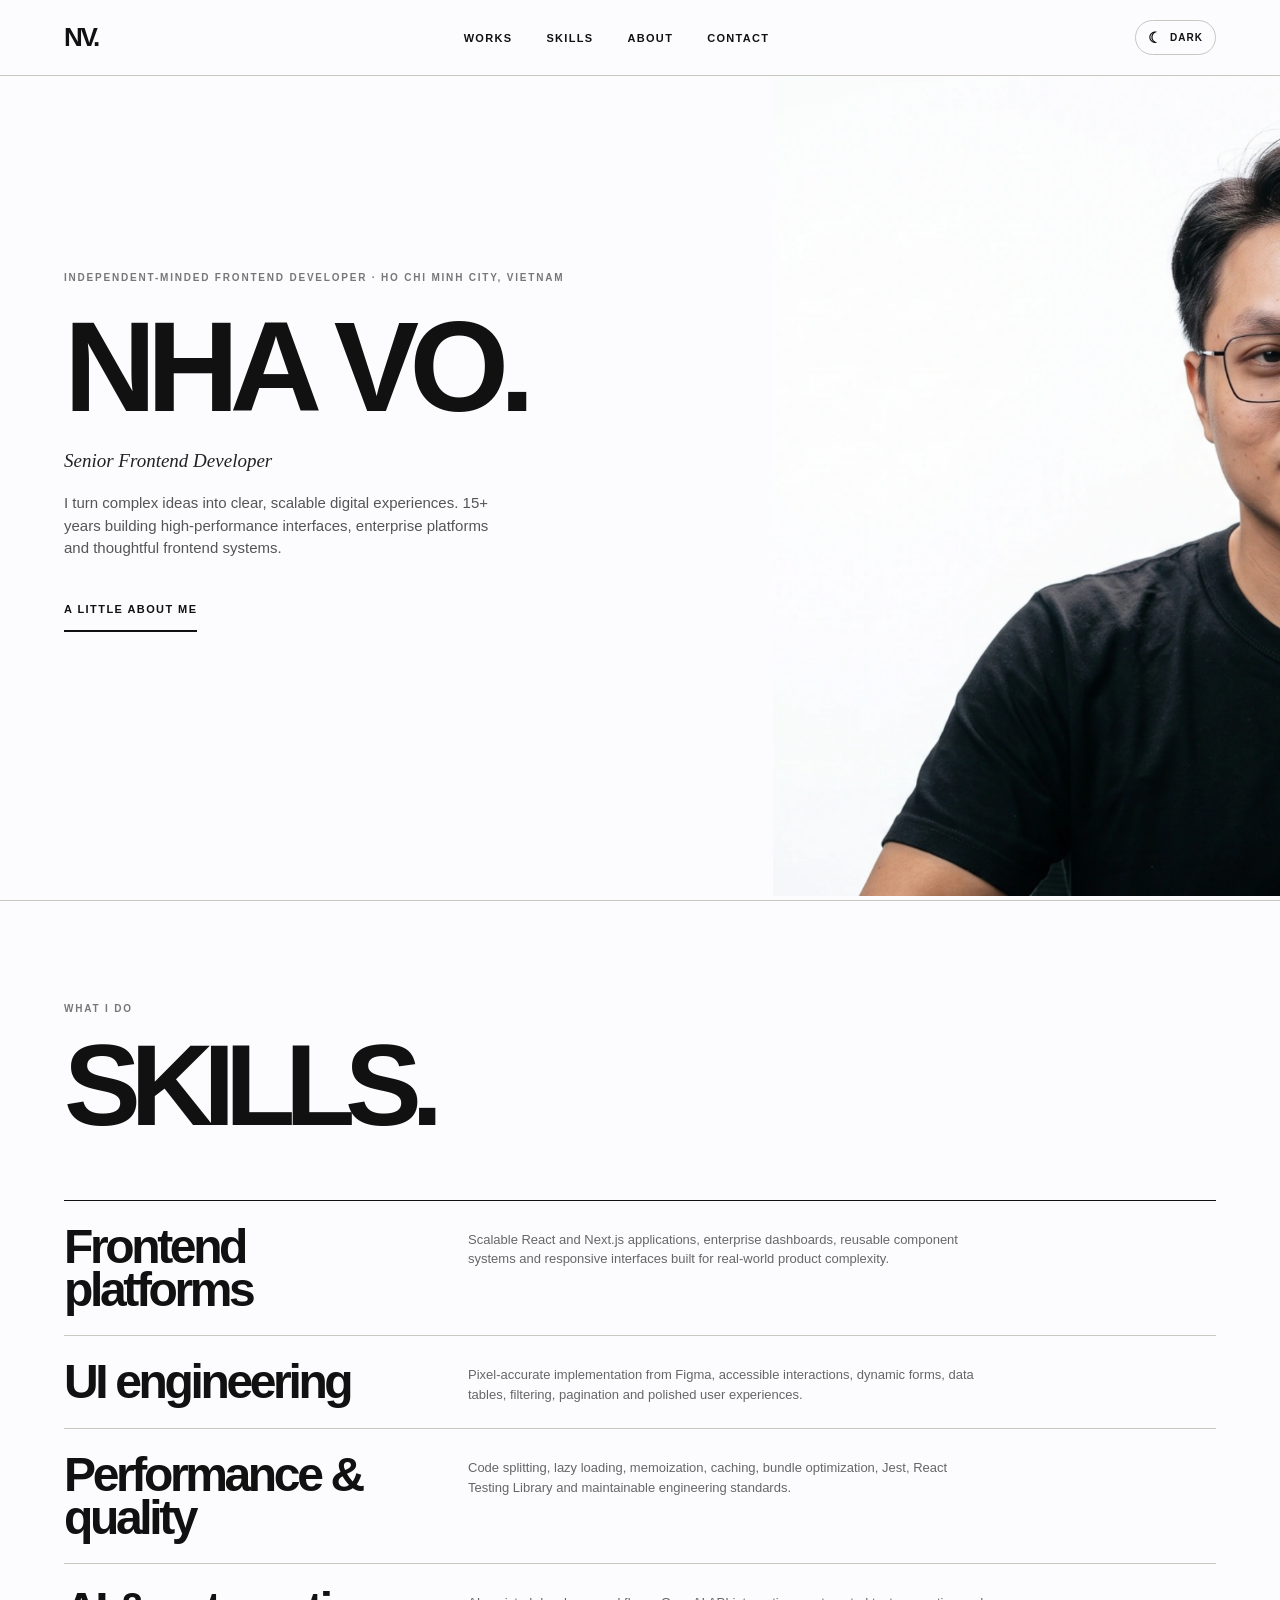
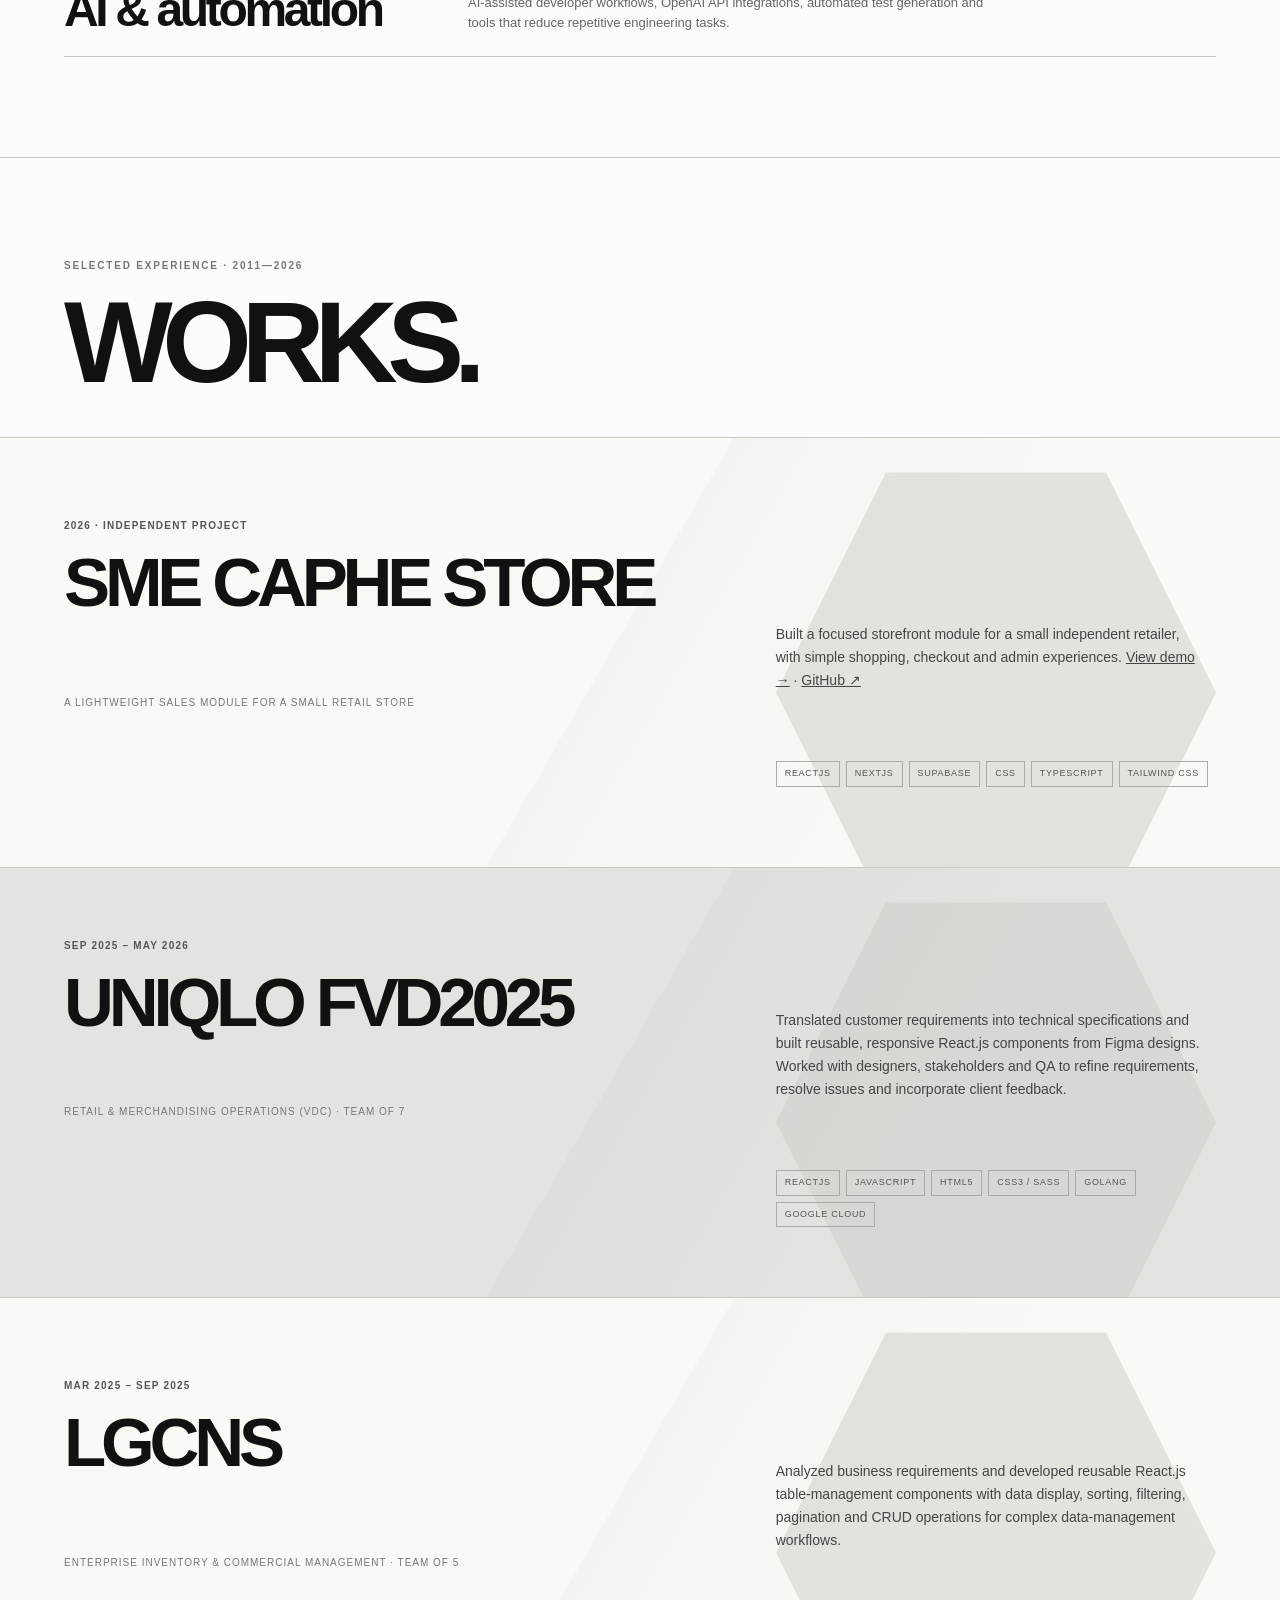
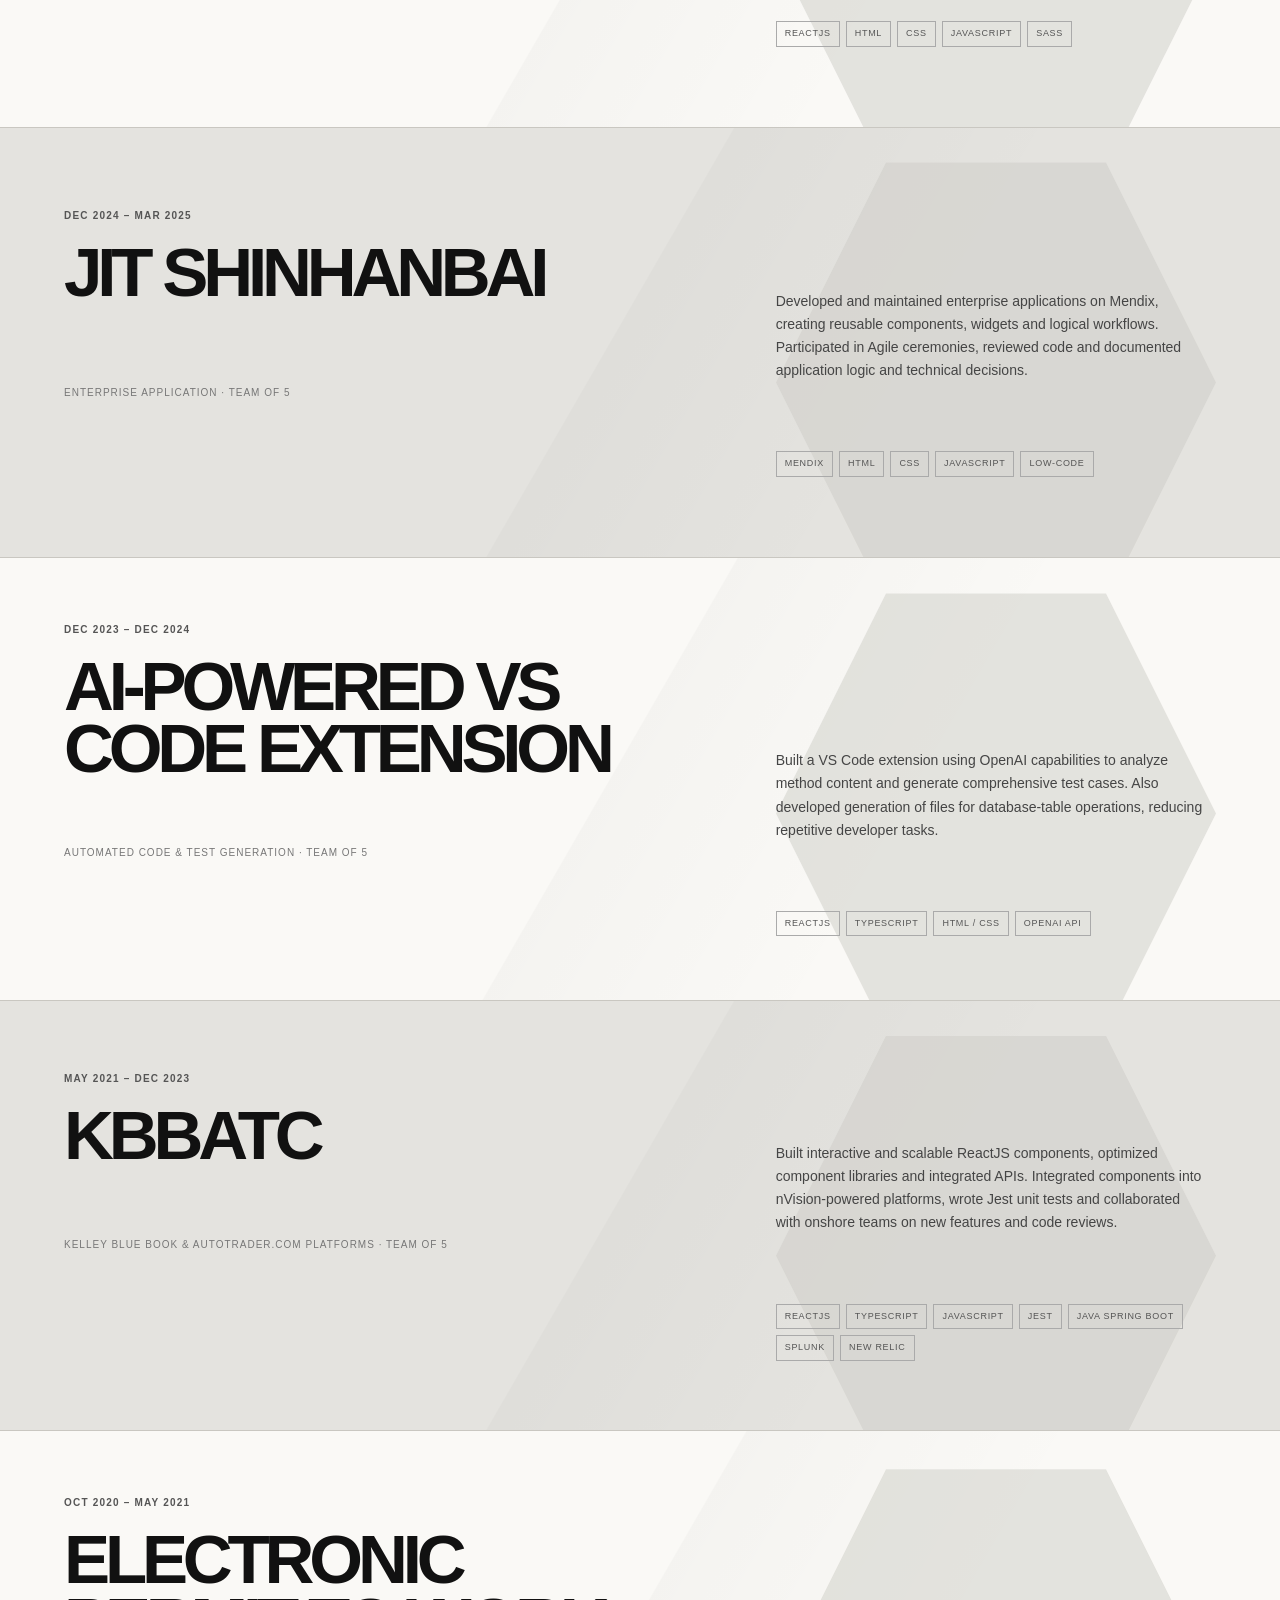
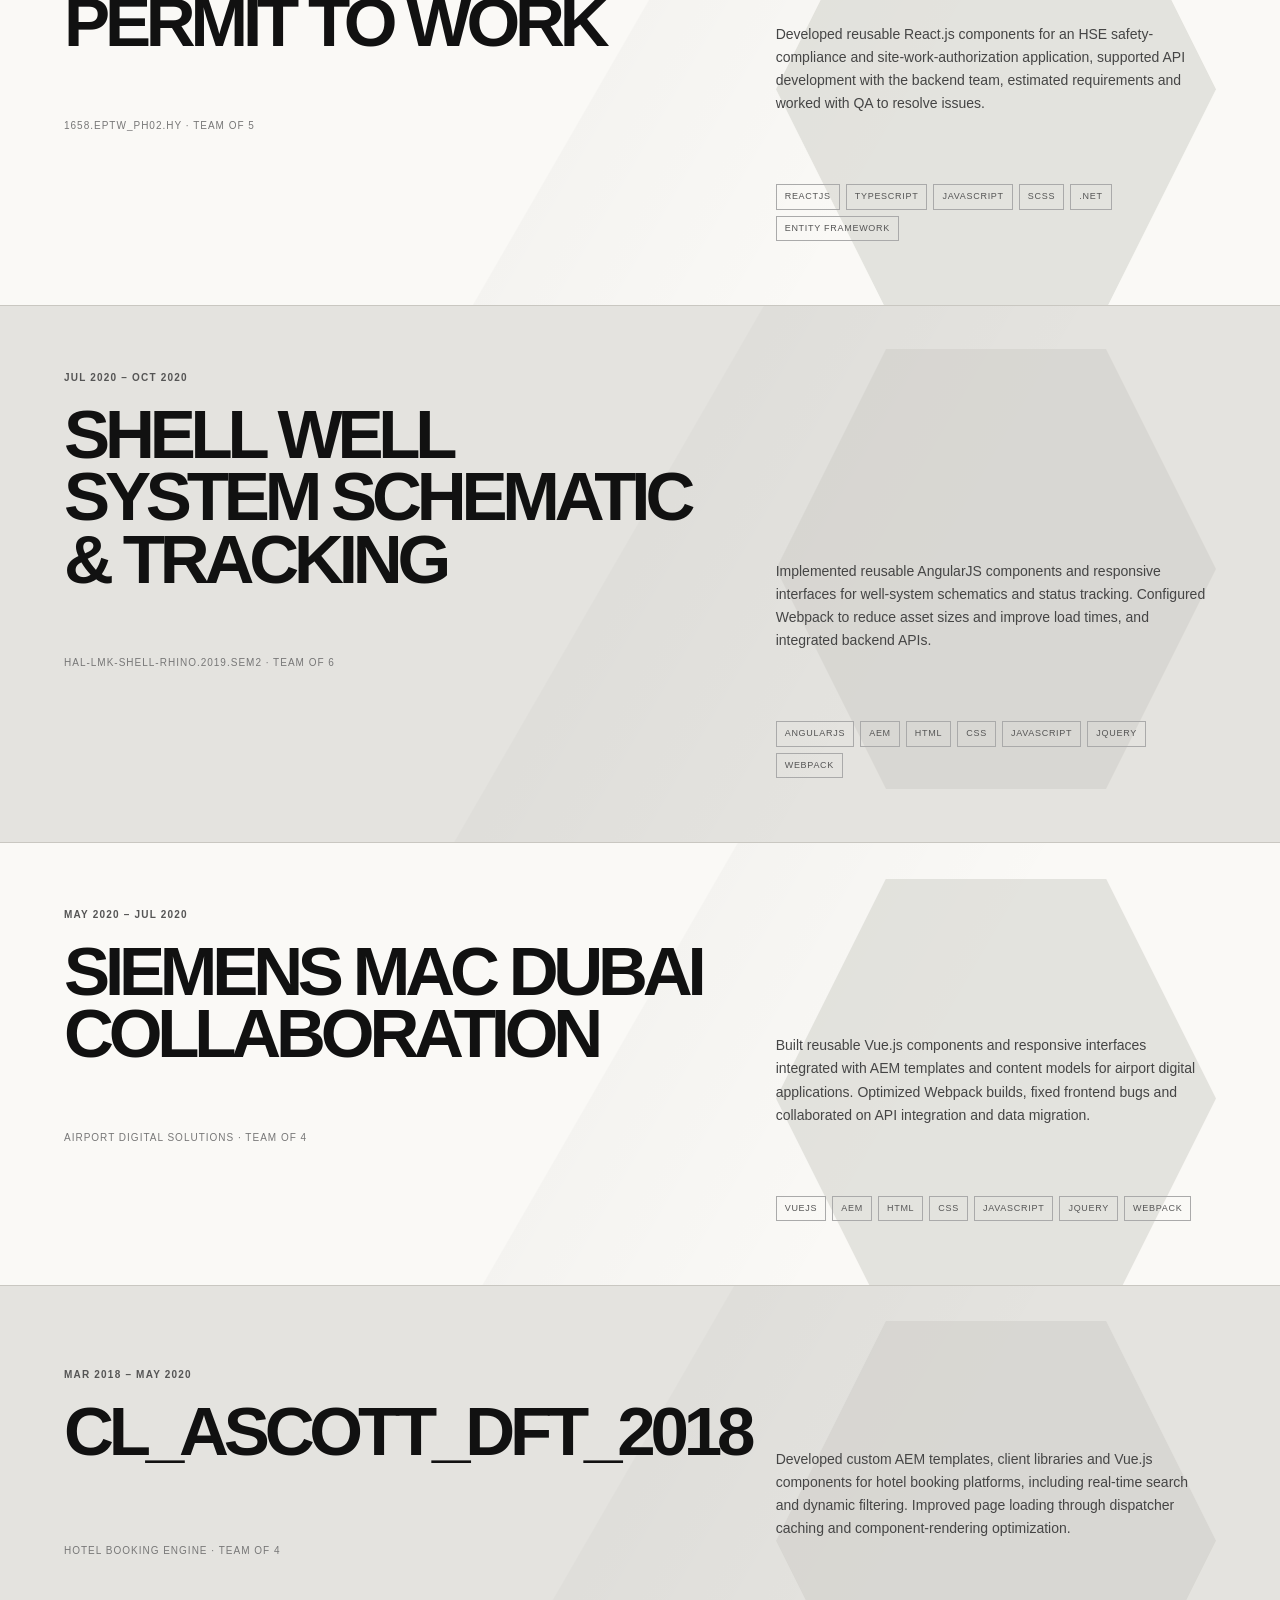
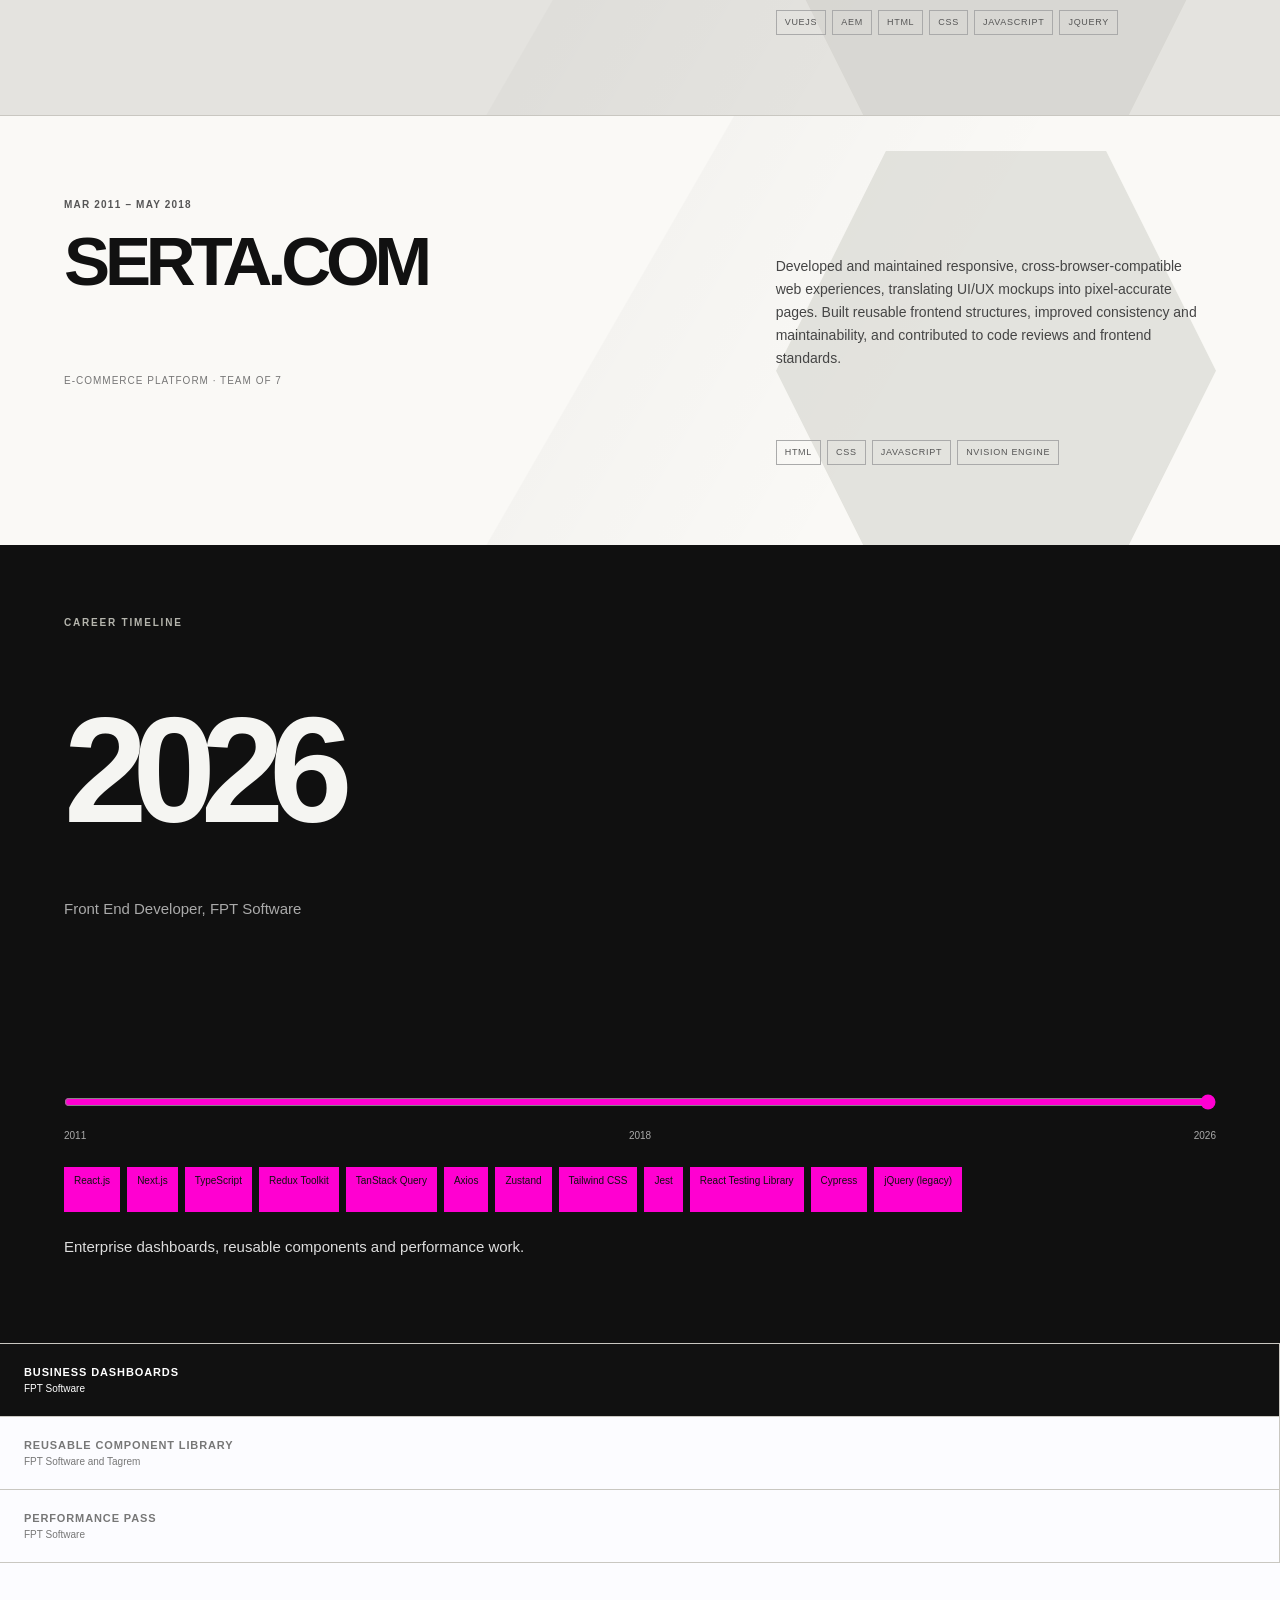
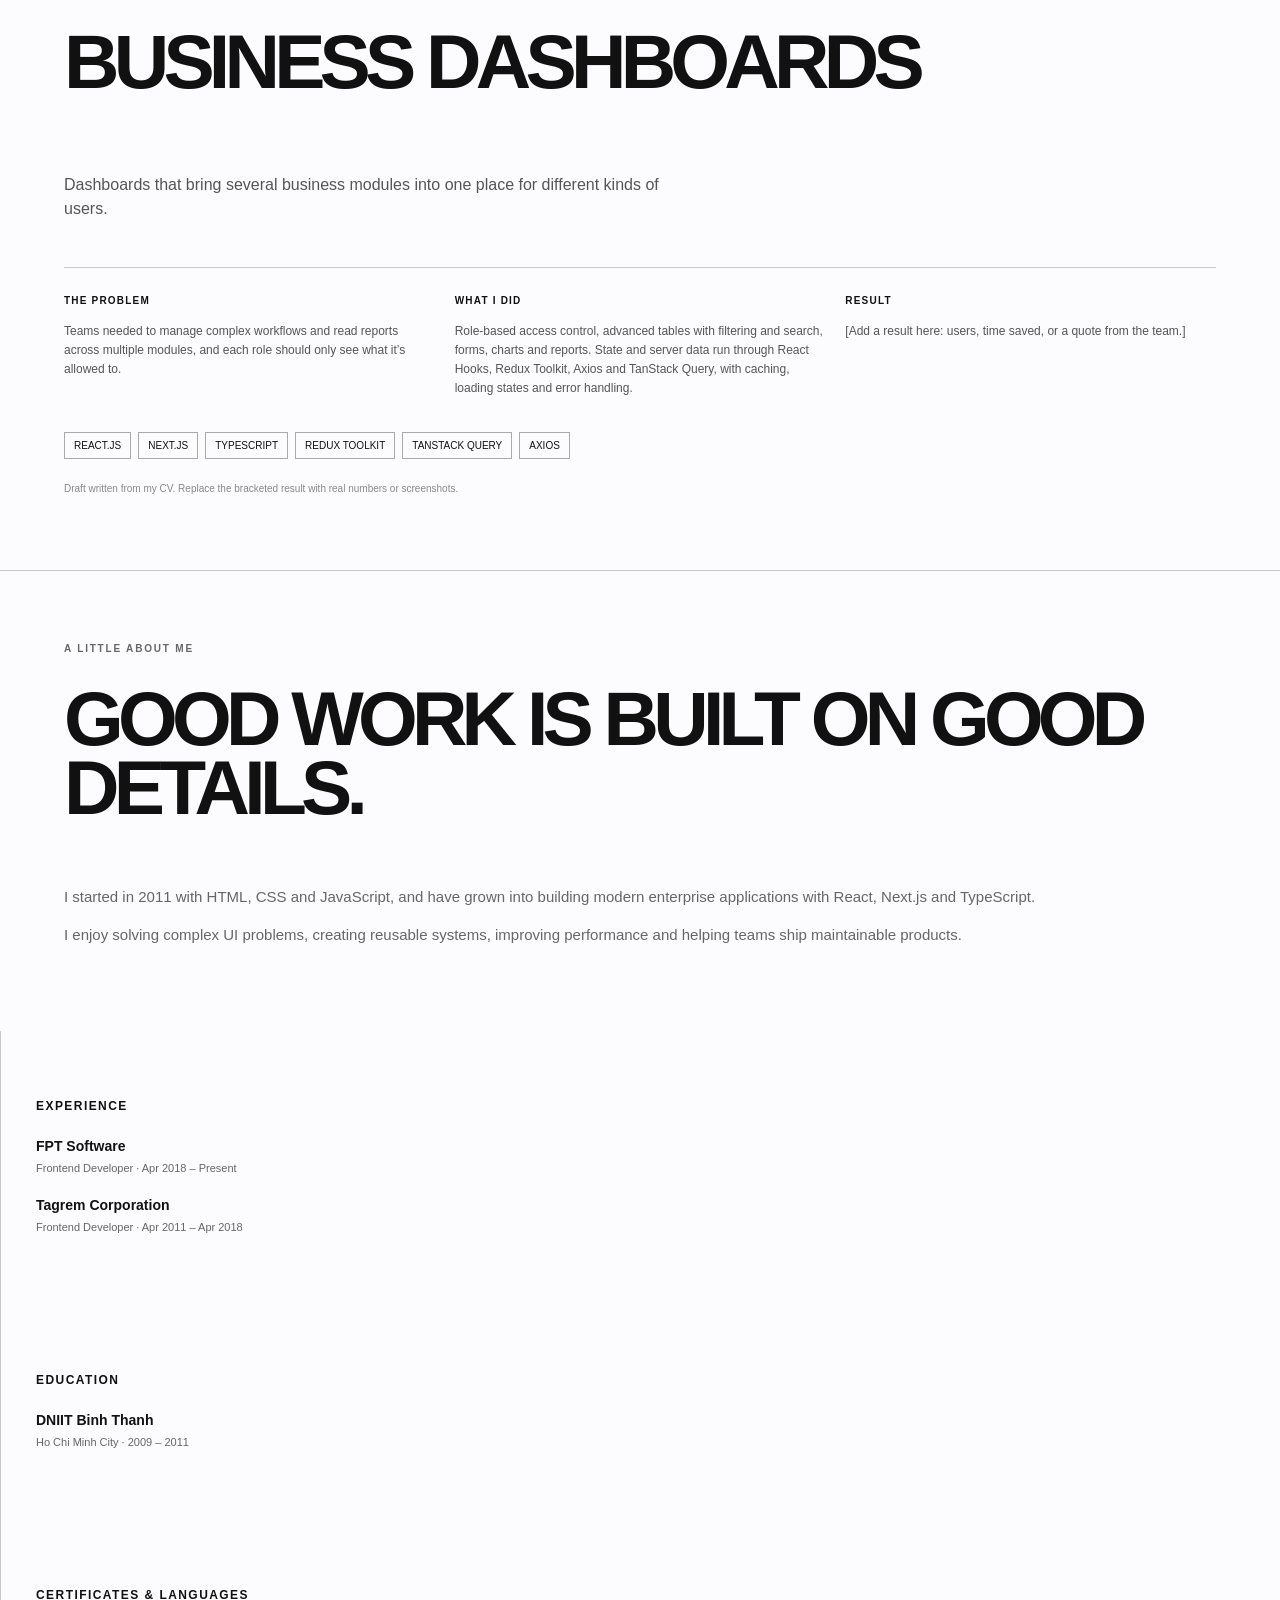
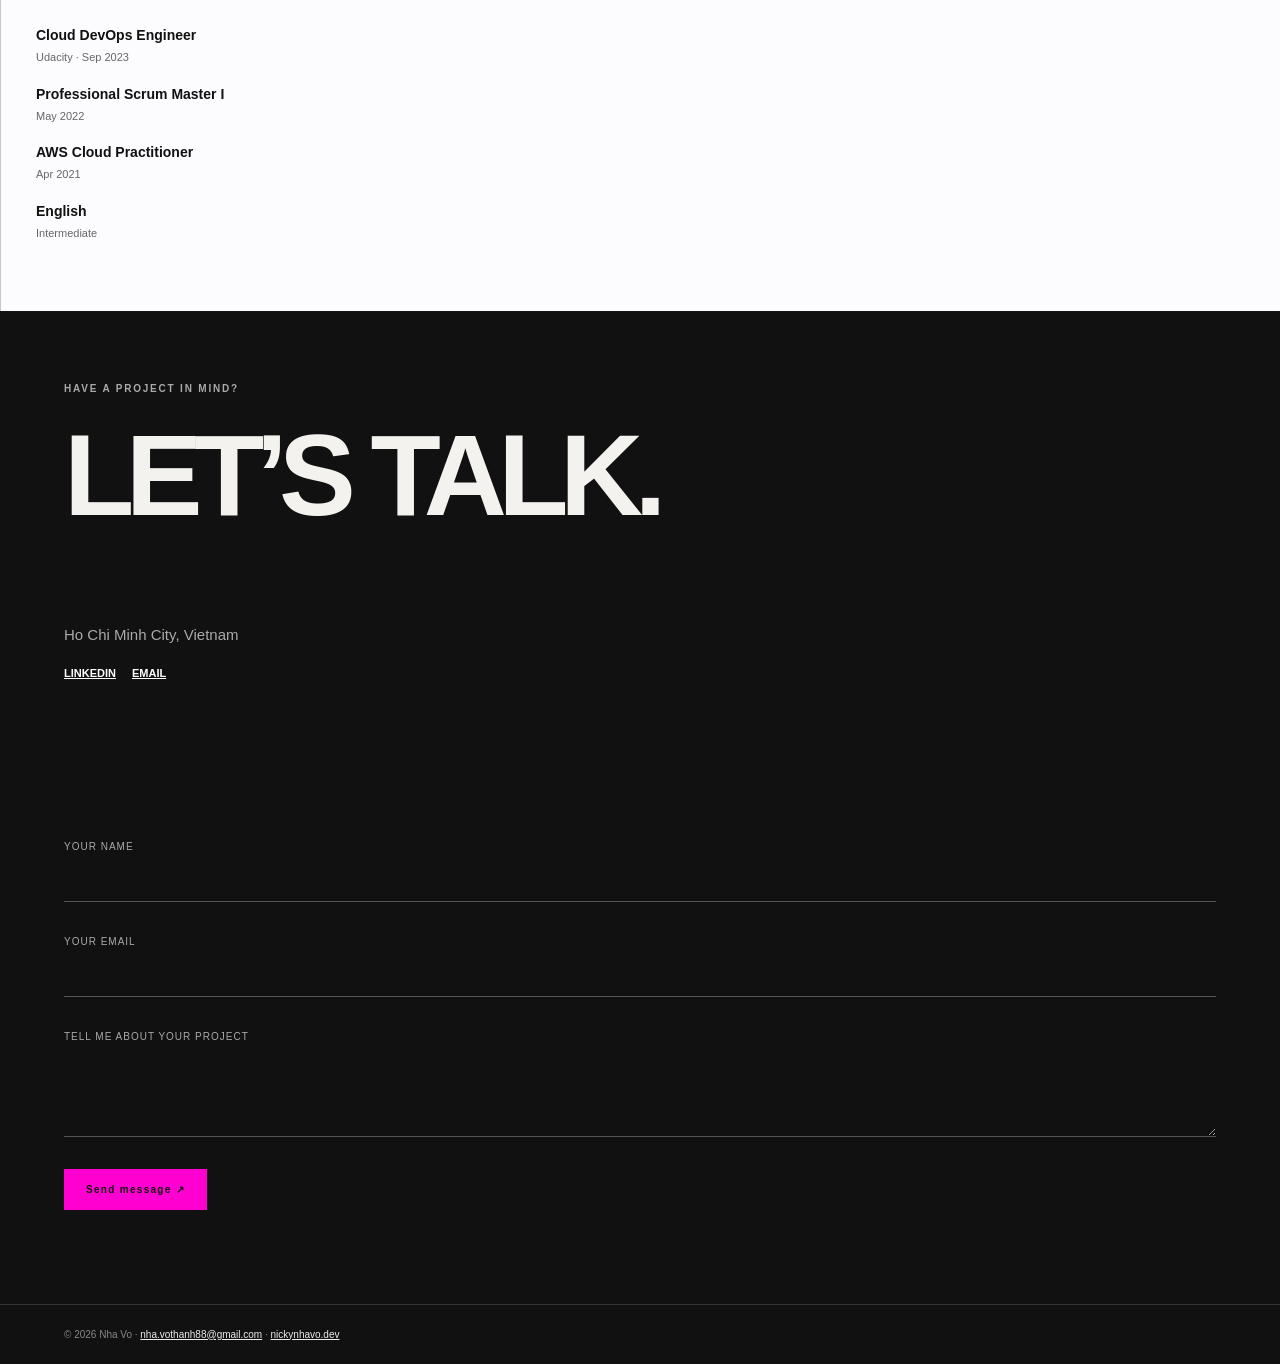
<file: index.html>
<!DOCTYPE html>
<html lang="en">
<head>
<meta charset="utf-8">
<link rel="icon" type="image/svg+xml" href="data:image/svg+xml,%3Csvg%20xmlns%3D%22http%3A%2F%2Fwww.w3.org%2F2000%2Fsvg%22%20viewBox%3D%220%200%2064%2064%22%3E%0A%3Crect%20width%3D%2264%22%20height%3D%2264%22%20rx%3D%2212%22%20fill%3D%22%23101010%22%2F%3E%0A%3Cpath%20d%3D%22M15%2048V16h8l18%2020V16h8v32h-8L23%2028v20z%22%20fill%3D%22%23d8ff00%22%2F%3E%0A%3Cpath%20d%3D%22M49%209h7l-5%2010h-7z%22%20fill%3D%22%23f0efec%22%2F%3E%0A%3C%2Fsvg%3E">
<link rel="shortcut icon" href="data:image/svg+xml,%3Csvg%20xmlns%3D%22http%3A%2F%2Fwww.w3.org%2F2000%2Fsvg%22%20viewBox%3D%220%200%2064%2064%22%3E%0A%3Crect%20width%3D%2264%22%20height%3D%2264%22%20rx%3D%2212%22%20fill%3D%22%23101010%22%2F%3E%0A%3Cpath%20d%3D%22M15%2048V16h8l18%2020V16h8v32h-8L23%2028v20z%22%20fill%3D%22%23d8ff00%22%2F%3E%0A%3Cpath%20d%3D%22M49%209h7l-5%2010h-7z%22%20fill%3D%22%23f0efec%22%2F%3E%0A%3C%2Fsvg%3E">
<meta name="viewport" content="width=device-width, initial-scale=1, viewport-fit=cover">
<meta name="theme-color" content="#f0efec">
<meta name="description" content="Nha Vo — Senior Frontend Developer with 15+ years of experience building web applications.">
<title>Nha Vo — Senior Frontend Developer</title>
<style>
:root{--paper:#f0efec;--white:#faf9f6;--ink:#111;--muted:#77746f;--line:#c9c7c1;--black:#101010;--accent:#ff00d1;--sans:Arial,Helvetica,sans-serif;--serif:Georgia,"Times New Roman",serif}
*{box-sizing:border-box}html{scroll-behavior:smooth;scroll-padding-top:76px}body{margin:0;background:var(--paper);color:var(--ink);font:400 15px/1.5 var(--sans);-webkit-font-smoothing:antialiased}a{color:inherit}h1,h2,h3,h4,p{margin-top:0}h1,h2,h3{font-weight:900;letter-spacing:-.075em;line-height:.9}p{color:#666}
header.top{height:76px;padding:0 5vw;display:flex;align-items:center;justify-content:space-between;border-bottom:1px solid var(--line);background:var(--paper);position:sticky;top:0;z-index:20}
.logo{font-size:0;text-decoration:none;font-weight:900;letter-spacing:-.1em}.logo:before{content:"NV.";font-size:26px;letter-spacing:-.09em}
nav ul{display:flex;gap:34px;list-style:none;padding:0;margin:0}nav a{text-decoration:none;text-transform:uppercase;font-size:11px;font-weight:800;letter-spacing:.12em}nav a:hover{opacity:.5}.burger{display:none;border:0;background:none;font-size:24px}
.hero{min-height:calc(100vh - 76px);padding:9vh 5vw 5vh;display:flex;flex-direction:column;justify-content:space-between;border:0;background:var(--paper);position:relative;overflow:hidden}
.hero-inner{max-width:1100px;position:relative;z-index:1}.hero .kicker,.eyebrow{font-size:10px;text-transform:uppercase;letter-spacing:.18em;font-weight:800;color:#777;margin-bottom:28px}
.hero h1{font-size:clamp(76px,15vw,220px);line-height:.78;margin:0 0 30px;max-width:1100px;text-transform:uppercase}.hero .role{font:italic 19px var(--serif);color:#222;margin:0 0 20px}.hero .summary{max-width:440px;color:#555;font-size:15px;margin-bottom:28px}
.cta{display:inline-flex;align-items:center;gap:28px;padding:13px 0;border-bottom:2px solid #111;text-decoration:none;text-transform:uppercase;font-size:11px;font-weight:900;letter-spacing:.13em}.cta span{font-size:20px;transition:transform .2s}.cta:hover span{transform:translateX(6px)}
.hero-meta{display:flex;justify-content:space-between;align-items:end;border-top:1px solid var(--line);padding-top:16px;margin-top:70px;font-size:10px;text-transform:uppercase;letter-spacing:.12em;font-weight:700}.hero-meta span:last-child{color:#777}
.side-social,.hero-mark{display:none}.scroll-cue{font-size:10px;text-transform:uppercase;letter-spacing:.15em;color:#555}
.section-head{padding:100px 5vw 42px;text-align:left;border-top:1px solid var(--line)}.section-head .eyebrow{margin-bottom:18px}.section-head h2{font-size:clamp(52px,9vw,120px);margin:0;text-transform:uppercase;letter-spacing:-.09em}
.skills{padding:20px 5vw 100px;background:var(--paper)}.skills-list{border-top:1px solid #111}.skill-row{display:grid;grid-template-columns:1fr 2fr;gap:30px;padding:24px 0;border-bottom:1px solid var(--line);align-items:start}.skill-row h3{font-size:clamp(27px,4vw,48px);margin:0;letter-spacing:-.07em}.skill-row p{max-width:520px;margin:5px 0 0;font-size:13px}
.projects{display:block;background:var(--paper);padding:0;border:0}.projects .intro{display:none}.project-list{width:100%;max-width:none;margin:0;display:grid;grid-template-columns:1fr;gap:0;background:transparent}
.project{width:100%;min-height:430px;position:relative;overflow:hidden;padding:5vw;display:grid;grid-template-columns:minmax(0,1.2fr) minmax(260px,.8fr);align-items:end;gap:4vw;background:var(--white);color:var(--ink);border-top:1px solid var(--line);isolation:isolate}
.project:nth-child(even){background:#e4e3df}.project:before{content:"";position:absolute;inset:0;z-index:-1;background:linear-gradient(120deg,transparent 48%,rgba(0,0,0,.025) 48.1%,transparent 70%);pointer-events:none}
.project:after{content:"";position:absolute;z-index:-1;right:5vw;top:8%;width:min(36vw,440px);aspect-ratio:1;clip-path:polygon(25% 0,75% 0,100% 50%,75% 100%,25% 100%,0 50%);background:#d8d7d1;opacity:.65;pointer-events:none}
.project:nth-child(even):after{background:#d3d2cc}
.project .project-top{display:flex;flex-direction:column-reverse;align-items:flex-start;gap:18px;grid-column:1;grid-row:1;min-width:0;max-width:100%}
.project h3{font-size:clamp(34px,5.4vw,82px);line-height:.9;text-transform:uppercase;margin:0;max-width:100%;min-width:0;overflow-wrap:normal;word-break:normal;hyphens:none;text-wrap:balance}
.project .period{font-size:10px;letter-spacing:.12em;text-transform:uppercase;font-weight:800;color:#555}
.project .team{grid-column:1;grid-row:2;margin:14px 0 0;font-size:10px;text-transform:uppercase;letter-spacing:.1em;color:#777}
.project .project-desc{grid-column:2;grid-row:1/3;align-self:end;width:100%;max-width:430px;color:#454545;font-size:14px;line-height:1.65;margin:0 0 18px}
.project .project-stack{grid-column:2;grid-row:3;align-self:start;display:flex;flex-wrap:wrap;gap:6px;margin:0;padding:0;list-style:none}
.project .project-stack li{font-size:9px;text-transform:uppercase;letter-spacing:.08em;border:1px solid #aaa;padding:5px 8px;color:#555;border-radius:0}
.project:nth-child(3n) .project:after{background:#ccc}
.career{background:var(--black);color:#f5f5f2;grid-template-columns:1fr 1.3fr;border:0}.career .cell{padding:70px 5vw}.career p{color:#aaa}.career .eyebrow{color:#b5b5ad}.year{font-size:clamp(70px,12vw,150px);font-weight:900;letter-spacing:-.1em;margin:15px 0}.career input[type=range]{width:100%;accent-color:var(--accent);margin:18px 0}.ticks{display:flex;justify-content:space-between;color:#aaa;font-size:10px}.chips{display:flex;gap:7px;flex-wrap:wrap;padding:0;list-style:none;margin:24px 0;min-height:45px}.chips li{border:1px solid #555;padding:5px 9px;font-size:10px;color:#ddd}.chips li.new{background:var(--accent);color:#111;border-color:var(--accent)}.note{color:#ddd!important}
.work{background:var(--paper);grid-template-columns:260px 1fr;border:0;border-top:1px solid var(--line)}.work [role=tablist]{display:grid;align-content:start;background:transparent;gap:0;border-right:1px solid var(--line)}.work [role=tab]{background:transparent;color:#777;border:0;border-bottom:1px solid var(--line);text-align:left;padding:22px 5vw 22px 24px;cursor:pointer;font-weight:800;text-transform:uppercase;font-size:11px;letter-spacing:.08em}.work [role=tab][aria-selected=true]{background:#111;color:#fff}.work [role=tab] small{display:block;font-weight:400;font-size:10px;text-transform:none;letter-spacing:0;margin-top:5px}.case{padding:5vw}.case .head{padding:0 0 30px}.case h3{font-size:clamp(38px,6vw,78px);text-transform:uppercase}.case .sum{font-size:16px;color:#555;max-width:600px}.case .three{display:grid;grid-template-columns:repeat(3,1fr);gap:20px;border-top:1px solid var(--line);padding-top:25px}.case .three .cell{padding:0;background:transparent}.case h4{font-size:10px;text-transform:uppercase;letter-spacing:.12em}.case .three p{font-size:12px;line-height:1.6;color:#555}.stack{display:flex;gap:7px;flex-wrap:wrap;list-style:none;padding:22px 0;margin:0}.stack li{border:1px solid #aaa;padding:5px 9px;font-size:10px;text-transform:uppercase}.draft{font-size:10px;color:#888}
.about{background:var(--paper);color:#111;grid-template-columns:1.3fr 1fr 1fr;border:0;border-top:1px solid var(--line)}.about .l{grid-row:span 2;padding:70px 5vw}.about .l h2{font-size:clamp(42px,6vw,78px);text-transform:uppercase}.about .l p,.about li span{color:#666}.about .cell{padding:70px 35px;border-left:1px solid var(--line)}.about h3{font-size:12px;text-transform:uppercase;letter-spacing:.12em;margin-bottom:24px}.about ul{list-style:none;padding:0;margin:0;display:grid;gap:18px}.about li{font-size:14px;font-weight:800}.about li span{display:block;font-weight:400;font-size:11px;margin-top:3px}.contact{grid-template-columns:1fr 1fr;border:0;background:#111;color:#f3f2ee}.contact .l{padding:70px 5vw}.contact h2{font-size:clamp(55px,9vw,120px);text-transform:uppercase}.contact .l p{color:#aaa}.contact form{padding:70px 5vw;display:grid;gap:24px;max-width:none}.contact label{display:grid;gap:8px;color:#aaa;font-size:10px;text-transform:uppercase;letter-spacing:.1em}.contact input.t,.contact textarea{background:transparent;color:#fff;border:0;border-bottom:1px solid #555;padding:12px 0;outline:0;width:100%}.contact input:focus,.contact textarea:focus{border-color:var(--accent)}.contact button.go{justify-self:start;background:var(--accent);border:0;color:#111;padding:15px 22px;font-size:10px;font-weight:900;letter-spacing:.13em;cursor:pointer}.err{color:#ff8a80;font-size:11px}#status{font-size:12px;color:#ddd}.links a{color:white;margin-right:16px;text-transform:uppercase;font-size:11px;font-weight:800}footer{padding:22px 5vw;text-align:left;background:#111;color:#888;font-size:10px;border-top:1px solid #333}footer a{color:#eee}
@media(max-width:1050px) and (min-width:801px){.project{grid-template-columns:minmax(0,1fr) minmax(230px,.72fr);gap:3vw;padding:4vw}.project h3{font-size:clamp(34px,5vw,62px)}}
@media(max-width:800px){header.top{height:66px;padding:0 22px}.burger{display:block;color:#111}nav ul{display:none;position:absolute;top:65px;right:18px;background:var(--paper);padding:20px;min-width:190px;flex-direction:column;gap:18px;border:1px solid var(--line)}nav ul.open{display:flex}.hero{min-height:calc(100svh - 66px);padding:9vh 22px 28px}.hero h1{font-size:clamp(66px,18vw,130px)}.hero-meta{margin-top:45px}.section-head{padding:70px 22px 30px}.skills{padding:15px 22px 70px}.skill-row{grid-template-columns:1fr;gap:10px;padding:20px 0}.project{grid-template-columns:1fr;min-height:0;padding:44px 24px;gap:14px}.project .project-top,.project .team,.project .project-desc,.project .project-stack{grid-column:1;grid-row:auto}.project h3{font-size:clamp(42px,12vw,76px)}.project:after{width:55vw;right:-8vw;top:5%;opacity:.45}.career,.work,.about,.contact{grid-template-columns:1fr}.career .cell,.about .l,.about .cell,.contact .l,.contact form{padding:42px 24px}.work [role=tablist]{display:flex;overflow:auto;border-right:0;border-bottom:1px solid var(--line)}.work [role=tab]{min-width:180px;padding:16px}.case{padding:28px 24px}.case .three{grid-template-columns:1fr;gap:12px}.about .l{grid-row:auto}.about .cell{border-left:0;border-top:1px solid var(--line)}}
@media(max-width:460px){.hero .summary{font-size:13px}.hero-meta{font-size:8px}.project{padding:38px 20px}.project h3{font-size:43px}.contact h2{font-size:56px}}
@media(prefers-reduced-motion:reduce){html{scroll-behavior:auto}*,*:before,*:after{transition:none!important}}

/* --- Subtle portfolio motion layer --- */
html{scroll-behavior:smooth}
body:before{content:"";position:fixed;z-index:1000;left:0;top:0;width:100%;height:3px;background:var(--accent);transform:scaleX(var(--scroll-progress,0));transform-origin:left;pointer-events:none}
nav a{position:relative}
nav a:after{content:"";position:absolute;left:0;right:100%;bottom:-7px;height:2px;background:var(--accent);transition:right .28s ease}
nav a:hover:after{right:0}
.hero .kicker{animation:rise-in .7s .05s both}
.hero h1{animation:rise-in .9s .13s both}
.hero .role{animation:rise-in .8s .24s both}
.hero .summary{animation:rise-in .8s .34s both}
.hero .cta{animation:rise-in .8s .44s both}
.hero-meta{animation:rise-in .8s .55s both}
.hero h1{transition:letter-spacing .45s ease}
.hero h1:hover{letter-spacing:-.095em}
.project{transition:background-color .35s ease}
.project .project-top,.project .project-desc,.project .team,.project .project-stack{transition:transform .45s cubic-bezier(.2,.7,.2,1)}
.project:hover .project-top{transform:translateX(8px)}
.project:hover .project-desc{transform:translateY(-5px)}
.project:after{transition:transform .7s cubic-bezier(.2,.7,.2,1),opacity .4s ease}
.project:hover:after{transform:rotate(12deg) scale(1.06);opacity:.9}
.project .project-stack li{transition:background .2s ease,color .2s ease,border-color .2s ease}
.project:hover .project-stack li{border-color:#777}
.skill-row{transition:padding-left .3s ease,background-color .3s ease}
.skill-row:hover{padding-left:12px}
.skill-row h3{transition:color .25s ease}
.skill-row:hover h3{color:#777}
.cta,.contact button.go{transition:transform .25s ease,background-color .25s ease,box-shadow .25s ease}
.cta:hover{transform:translateY(-3px)}
.contact button.go:hover{transform:translateY(-3px);box-shadow:5px 5px 0 var(--accent);background:#f7a0ff}
.work [role=tab]{transition:background .25s ease,color .25s ease,padding-left .25s ease}
.work [role=tab]:hover{padding-left:32px}
.stack li{transition:background .2s ease,color .2s ease}
.stack li:hover{background:#111;color:#fff}
.js-reveal{opacity:0;transform:translateY(28px);transition:opacity .75s ease,transform .75s cubic-bezier(.2,.7,.2,1)}
.js-reveal.is-visible{opacity:1;transform:translateY(0)}
.project.js-reveal:nth-child(2n){transition-delay:.06s}
.project.js-reveal:nth-child(3n){transition-delay:.12s}
@keyframes rise-in{from{opacity:0;transform:translateY(24px)}to{opacity:1;transform:translateY(0)}}
@media(prefers-reduced-motion:reduce){
 html{scroll-behavior:auto}
 .hero .kicker,.hero h1,.hero .role,.hero .summary,.hero .cta,.hero-meta{animation:none}
 .js-reveal{opacity:1;transform:none;transition:none}
 *,*:before,*:after{scroll-behavior:auto!important;transition-duration:.01ms!important}
}


/* Light / dark appearance */
:root{color-scheme:light;--paper:#fcfcff;--white:#faf9f6;--ink:#111;--muted:#77746f;--line:#c9c7c1;--black:#101010;--accent:#ff00d1}
.header-actions{display:flex;align-items:center;gap:14px}
.theme-toggle{display:inline-flex;align-items:center;gap:8px;border:1px solid var(--line);background:transparent;color:var(--ink);padding:9px 12px;border-radius:999px;font:800 10px/1 Arial,Helvetica,sans-serif;letter-spacing:.1em;text-transform:uppercase;cursor:pointer;transition:background .25s,color .25s,border-color .25s,transform .25s}
.theme-toggle:hover{transform:translateY(-2px);background:var(--ink);color:var(--paper);border-color:var(--ink)}
.theme-icon{font-size:15px;line-height:1}
body,header.top,.hero,.projects,.project,.skills,.section-head,.work,.about,.career,.contact,footer,.case,.skill-row{transition:background-color .3s ease,color .3s ease,border-color .3s ease}
html[data-theme="dark"]{color-scheme:dark;--paper:#040608;--white:#1e2027;--ink:#f1f0ec;--muted:#aaa9a3;--line:#3b3d45;--black:#0c0d11;--accent:#ff00d1}
html[data-theme="dark"] body{background:var(--paper);color:var(--ink)}
html[data-theme="dark"] header.top,
html[data-theme="dark"] .hero,
html[data-theme="dark"] .projects,
html[data-theme="dark"] .skills,
html[data-theme="dark"] .section-head,
html[data-theme="dark"] .work,
html[data-theme="dark"] .about{background:var(--paper);color:var(--ink)}
html[data-theme="dark"] .logo:before{color:#f4f3ef}
html[data-theme="dark"] nav a{color:#d0cfc9}
html[data-theme="dark"] .hero .role{color:#e5e3dc}
html[data-theme="dark"] .hero .summary,
html[data-theme="dark"] .skill-row p,
html[data-theme="dark"] .about .l p,
html[data-theme="dark"] .about li span,
html[data-theme="dark"] .project .project-desc{color:#b8b7b1}
html[data-theme="dark"] .hero-meta{border-color:var(--line);color:#d4d2cb}
html[data-theme="dark"] .hero-meta span:last-child{color:#aaa9a3}
html[data-theme="dark"] .scroll-cue{color:#c8c7c1}
html[data-theme="dark"] .section-head .eyebrow,
html[data-theme="dark"] .eyebrow{color:#c5a99c}
html[data-theme="dark"] .project{background:#1b1d24;color:#f3f2ed;border-color:#3a3c44}
html[data-theme="dark"] .project:nth-child(even){background:#20222a}
html[data-theme="dark"] .project:before{background:linear-gradient(120deg,transparent 48%,rgba(255,255,255,.025) 48.1%,transparent 70%)}
html[data-theme="dark"] .project:after{background:#343741;opacity:.55}
html[data-theme="dark"] .project:nth-child(even):after{background:#3b3e49}
html[data-theme="dark"] .project .period,
html[data-theme="dark"] .project .team{color:#b8b7b1}
html[data-theme="dark"] .project .project-stack li{border-color:#5b5d66;color:#d5d4ce}
html[data-theme="dark"] .skill-row{border-color:var(--line)}
html[data-theme="dark"] .skill-row:hover h3{color:#c8c7c1}
html[data-theme="dark"] .work{border-color:var(--line)}
html[data-theme="dark"] .work [role=tablist]{border-color:var(--line)}
html[data-theme="dark"] .work [role=tab]{color:#b8b7b1;border-color:var(--line)}
html[data-theme="dark"] .work [role=tab][aria-selected=true]{background:var(--accent);color:#111}
html[data-theme="dark"] .case .sum,
html[data-theme="dark"] .case .three p{color:#b8b7b1}
html[data-theme="dark"] .case .three{border-color:var(--line)}
html[data-theme="dark"] .stack li{border-color:#555861;color:#d4d3cd}
html[data-theme="dark"] .stack li:hover{background:var(--accent);color:#111}
html[data-theme="dark"] .about .cell{border-color:var(--line)}
html[data-theme="dark"] .about li span{color:#aaa9a3}
html[data-theme="dark"] .contact{background:#090a0e;color:#f1f0ec}
html[data-theme="dark"] .contact .l p{color:#aaa9a3}
html[data-theme="dark"] footer{background:#090a0e;color:#aaa9a3;border-color:#33353c}
html[data-theme="dark"] footer a{color:#f1f0ec}
html[data-theme="dark"] .theme-toggle{border-color:#555861;color:#f1f0ec}
html[data-theme="dark"] .theme-toggle:hover{background:#f1f0ec;color:#111;border-color:#f1f0ec}
html[data-theme="dark"] .burger{color:#f1f0ec}
html[data-theme="dark"] .contact input.t,
html[data-theme="dark"] .contact textarea{color:#fff}
@media(max-width:800px){
 .header-actions{gap:8px}
 .theme-toggle{padding:8px 10px}
 html[data-theme="dark"] nav ul{background:#1e2027;border-color:#3b3d45}
}
@media(prefers-reduced-motion:reduce){body,header.top,.hero,.projects,.project,.skills,.section-head,.work,.about,.career,.contact,footer,.case,.skill-row{transition:none}}


/* Portrait feature in the hero */
.hero{display:grid;grid-template-columns:minmax(0,1.12fr) minmax(300px,.88fr);grid-template-rows:minmax(620px,calc(100svh - 150px)) auto;column-gap:clamp(32px,5vw,88px);align-items:stretch;padding:0 5vw 3vh}
.hero-inner{grid-column:1;grid-row:1;max-width:100%;min-width:0;align-self:center;padding:8vh 0}
.hero h1{font-size:clamp(64px,10vw,150px);line-height:.84;overflow-wrap:normal;word-break:normal}
.hero-portrait{grid-column:2;grid-row:1;position:relative;width:100%;height:100%;min-height:620px;max-width:none;aspect-ratio:auto;margin:0;overflow:hidden;background:#fff;border:0;align-self:stretch}
.hero-portrait img{display:block;width:100%;height:100%;object-fit:contain;object-position:center bottom;filter:grayscale(1);transition:transform .8s cubic-bezier(.2,.7,.2,1),filter .5s ease}
.hero-portrait:hover img{transform:scale(1.045)}
.hero-portrait:after{content:none}
.hero-portrait figcaption{position:absolute;right:14px;bottom:12px;padding:5px 8px;background:rgba(16,16,16,.72);color:#fff;font:800 9px/1 Arial,sans-serif;letter-spacing:.16em}
.hero-meta{grid-column:1/-1;grid-row:2;width:100%}
html[data-theme="dark"] .hero-portrait{background:#fff}
html[data-theme="dark"] .hero-portrait figcaption{background:rgba(216,255,0,.9);color:#111}
@media(max-width:800px){
 .hero{grid-template-columns:1fr;grid-template-rows:auto auto auto;gap:36px;padding:8vh 22px 28px}
 .hero-inner{grid-column:1;grid-row:1}
 .hero h1{font-size:clamp(58px,16vw,92px)}
 .hero-portrait{grid-column:1;grid-row:2;width:100%;height:min(78svh,720px);min-height:480px;max-width:none;margin:0;aspect-ratio:auto;background:#fff}
 .hero-meta{grid-column:1;grid-row:3;margin-top:0}
}
@media(max-width:460px){
 .hero-portrait{width:100%;height:68svh;min-height:420px}
}


/* Inline SVG portrait, embedded directly in this HTML */
.hero-portrait{background:#fff!important;overflow:hidden}
.hero-portrait .portrait-svg{display:block;width:100%;height:100%;max-width:100%;max-height:100%}
.hero-portrait figcaption{z-index:2}


/* Hero avatar: full-bleed portrait on a pure black panel */
.hero-portrait{
  grid-column:2;grid-row:1;position:relative;width:100%;height:calc(100% + 70px);
  min-height:620px;max-width:none;aspect-ratio:auto;margin:0;overflow:hidden;
  background:#000!important;border:0;align-self:stretch;
}
.hero-portrait .hero-avatar{
  position:absolute;inset:0;display:block;width:100%;height:100%;
  max-width:none;max-height:none;object-fit:cover;object-position:center 18%;
  filter:none!important;transform:scale(1);
  transition:opacity .7s ease,transform .8s cubic-bezier(.2,.7,.2,1);
  will-change:opacity;
}
.hero-portrait .hero-avatar-light{opacity:1;z-index:1}
.hero-portrait .hero-avatar-dark{opacity:0;z-index:2}
html[data-theme="dark"] .hero-portrait .hero-avatar-light{opacity:0}
html[data-theme="dark"] .hero-portrait .hero-avatar-dark{opacity:1}
.hero-portrait:hover .hero-avatar{transform:scale(1.025)}
html[data-theme="dark"] .hero-portrait{background:#000!important}
html[data-theme="light"] .hero-portrait{background:#fff!important}
@media(max-width:800px){
  .hero-portrait{grid-column:1;grid-row:2;width:100%;height:min(78svh,720px);min-height:480px;max-width:none;margin:0;aspect-ratio:auto;background:#000!important}
  .hero-portrait .hero-avatar{object-position:center 15%}
}
@media(max-width:460px){
  .hero-portrait{width:100%;height:68svh;min-height:420px}
}

</style>
</head>
<body>
<header class="top">
 <a class="logo" href="#top" aria-label="Nha Vo home">Nha Vo</a>
 <nav aria-label="Main navigation"><ul id="menu"><li><a href="#projects">Works</a></li><li><a href="#skills">Skills</a></li><li><a href="#about">About</a></li><li><a href="#contact">Contact</a></li></ul></nav>
 <div class="header-actions">
  <button class="theme-toggle" id="themeToggle" type="button" aria-label="Switch to dark mode" title="Switch to dark mode"><span class="theme-icon" aria-hidden="true">☾</span><span class="theme-label">Dark</span></button>
  <button class="burger" id="burger" aria-label="Open menu" aria-expanded="false" aria-controls="menu">☰</button>
 </div>
</header>
<section id="top" class="hero"  style="padding-right:0">
 <div class="hero-inner">
  <div class="kicker">Independent-minded frontend developer · Ho Chi Minh City, Vietnam</div>
  <h1>Nha Vo.</h1>
  <p class="role">Senior Frontend Developer</p>
  <p class="summary">I turn complex ideas into clear, scalable digital experiences. 15+ years building high-performance interfaces, enterprise platforms and thoughtful frontend systems.</p>
  <a class="cta" href="#about">A little about me</a>
 </div>
 <figure class="hero-portrait" aria-label="Portrait of Nha Vo"><figure class="hero-portrait" aria-label="Portrait of Nha Vo">
  <img class="hero-avatar hero-avatar-light" src="[data-uri]" alt="Nha Vo portrait" width="2048" height="1300" fetchpriority="high">
  <img class="hero-avatar hero-avatar-dark" src="[data-uri]" alt="" aria-hidden="true" width="2048" height="1300">
</figure>
 <div class="hero-meta"><span>React · TypeScript · Web Engineering</span></div>
</section>

<section id="skills">
 <div class="section-head"><p class="eyebrow">What I do</p><h2>Skills.</h2></div>
 <div class="skills">
  <div class="skills-list">
   <div class="skill-row"><h3>Frontend platforms</h3><p>Scalable React and Next.js applications, enterprise dashboards, reusable component systems and responsive interfaces built for real-world product complexity.</p></div>
   <div class="skill-row"><h3>UI engineering</h3><p>Pixel-accurate implementation from Figma, accessible interactions, dynamic forms, data tables, filtering, pagination and polished user experiences.</p></div>
   <div class="skill-row"><h3>Performance &amp; quality</h3><p>Code splitting, lazy loading, memoization, caching, bundle optimization, Jest, React Testing Library and maintainable engineering standards.</p></div>
   <div class="skill-row"><h3>AI &amp; automation</h3><p>AI-assisted developer workflows, OpenAI API integrations, automated test generation and tools that reduce repetitive engineering tasks.</p></div>
  </div>
 </div>
</section>

<section id="projects" class="grid projects">
 <div class="section-head"><p class="eyebrow">Selected experience · 2011—2026</p><h2>Works.</h2></div>
 <div class="project-list"><article class="project project-1">
   <div class="project-top"><h3>SME Caphe Store</h3><span class="period">2026 · Independent project</span></div>
   <p class="team">A lightweight sales module for a small retail store</p>
   <p class="project-desc">Built a focused storefront module for a small independent retailer, with simple shopping, checkout and admin experiences. <a href="/demo/sme-caphe-store/">View demo →</a> · <a href="https://github.com/vtnha88/sme-caphe-store" target="_blank" rel="noopener noreferrer">GitHub ↗</a></p>
   <ul class="project-stack"><li>ReactJS</li><li>NextJS</li><li>Supabase</li><li>CSS</li><li>TypeScript</li><li>Tailwind CSS</li></ul>
  </article>
<article class="project project-2">
   <div class="project-top"><h3>Uniqlo FVD2025</h3><span class="period">Sep 2025 – May 2026</span></div>
   <p class="team">Retail &amp; Merchandising Operations (VDC) · Team of 7</p>
   <p class="project-desc">Translated customer requirements into technical specifications and built reusable, responsive React.js components from Figma designs. Worked with designers, stakeholders and QA to refine requirements, resolve issues and incorporate client feedback.</p>
   <ul class="project-stack"><li>ReactJS</li><li>JavaScript</li><li>HTML5</li><li>CSS3 / SASS</li><li>Golang</li><li>Google Cloud</li></ul>
  </article>
<article class="project project-3">
   <div class="project-top"><h3>LGCNS</h3><span class="period">Mar 2025 – Sep 2025</span></div>
   <p class="team">Enterprise Inventory &amp; Commercial Management · Team of 5</p>
   <p class="project-desc">Analyzed business requirements and developed reusable React.js table-management components with data display, sorting, filtering, pagination and CRUD operations for complex data-management workflows.</p>
   <ul class="project-stack"><li>ReactJS</li><li>HTML</li><li>CSS</li><li>JavaScript</li><li>SASS</li></ul>
  </article>
<article class="project project-4">
   <div class="project-top"><h3>JIT Shinhanbai</h3><span class="period">Dec 2024 – Mar 2025</span></div>
   <p class="team">Enterprise application · Team of 5</p>
   <p class="project-desc">Developed and maintained enterprise applications on Mendix, creating reusable components, widgets and logical workflows. Participated in Agile ceremonies, reviewed code and documented application logic and technical decisions.</p>
   <ul class="project-stack"><li>Mendix</li><li>HTML</li><li>CSS</li><li>JavaScript</li><li>Low-code</li></ul>
  </article>
<article class="project project-5">
   <div class="project-top"><h3>AI-Powered VS Code Extension</h3><span class="period">Dec 2023 – Dec 2024</span></div>
   <p class="team">Automated Code &amp; Test Generation · Team of 5</p>
   <p class="project-desc">Built a VS Code extension using OpenAI capabilities to analyze method content and generate comprehensive test cases. Also developed generation of files for database-table operations, reducing repetitive developer tasks.</p>
   <ul class="project-stack"><li>ReactJS</li><li>TypeScript</li><li>HTML / CSS</li><li>OpenAI API</li></ul>
  </article>
<article class="project project-6">
   <div class="project-top"><h3>KBBATC</h3><span class="period">May 2021 – Dec 2023</span></div>
   <p class="team">Kelley Blue Book &amp; AutoTrader.com Platforms · Team of 5</p>
   <p class="project-desc">Built interactive and scalable ReactJS components, optimized component libraries and integrated APIs. Integrated components into nVision-powered platforms, wrote Jest unit tests and collaborated with onshore teams on new features and code reviews.</p>
   <ul class="project-stack"><li>ReactJS</li><li>TypeScript</li><li>JavaScript</li><li>Jest</li><li>Java Spring Boot</li><li>Splunk</li><li>New Relic</li></ul>
  </article>
<article class="project project-7">
   <div class="project-top"><h3>Electronic Permit to Work</h3><span class="period">Oct 2020 – May 2021</span></div>
   <p class="team">1658.EPTW_PH02.HY · Team of 5</p>
   <p class="project-desc">Developed reusable React.js components for an HSE safety-compliance and site-work-authorization application, supported API development with the backend team, estimated requirements and worked with QA to resolve issues.</p>
   <ul class="project-stack"><li>ReactJS</li><li>TypeScript</li><li>JavaScript</li><li>SCSS</li><li>.NET</li><li>Entity Framework</li></ul>
  </article>
<article class="project project-8">
   <div class="project-top"><h3>Shell Well System Schematic &amp; Tracking</h3><span class="period">Jul 2020 – Oct 2020</span></div>
   <p class="team">HAL-LMK-Shell-Rhino.2019.SEM2 · Team of 6</p>
   <p class="project-desc">Implemented reusable AngularJS components and responsive interfaces for well-system schematics and status tracking. Configured Webpack to reduce asset sizes and improve load times, and integrated backend APIs.</p>
   <ul class="project-stack"><li>AngularJS</li><li>AEM</li><li>HTML</li><li>CSS</li><li>JavaScript</li><li>jQuery</li><li>Webpack</li></ul>
  </article>
<article class="project project-9">
   <div class="project-top"><h3>Siemens MAC Dubai Collaboration</h3><span class="period">May 2020 – Jul 2020</span></div>
   <p class="team">Airport Digital Solutions · Team of 4</p>
   <p class="project-desc">Built reusable Vue.js components and responsive interfaces integrated with AEM templates and content models for airport digital applications. Optimized Webpack builds, fixed frontend bugs and collaborated on API integration and data migration.</p>
   <ul class="project-stack"><li>VueJS</li><li>AEM</li><li>HTML</li><li>CSS</li><li>JavaScript</li><li>jQuery</li><li>Webpack</li></ul>
  </article>
<article class="project project-10">
   <div class="project-top"><h3>CL_ASCOTT_DFT_2018</h3><span class="period">Mar 2018 – May 2020</span></div>
   <p class="team">Hotel Booking Engine · Team of 4</p>
   <p class="project-desc">Developed custom AEM templates, client libraries and Vue.js components for hotel booking platforms, including real-time search and dynamic filtering. Improved page loading through dispatcher caching and component-rendering optimization.</p>
   <ul class="project-stack"><li>VueJS</li><li>AEM</li><li>HTML</li><li>CSS</li><li>JavaScript</li><li>jQuery</li></ul>
  </article>
<article class="project project-11">
   <div class="project-top"><h3>Serta.com</h3><span class="period">Mar 2011 – May 2018</span></div>
   <p class="team">E-Commerce Platform · Team of 7</p>
   <p class="project-desc">Developed and maintained responsive, cross-browser-compatible web experiences, translating UI/UX mockups into pixel-accurate pages. Built reusable frontend structures, improved consistency and maintainability, and contributed to code reviews and frontend standards.</p>
   <ul class="project-stack"><li>HTML</li><li>CSS</li><li>JavaScript</li><li>nVision Engine</li></ul>
  </article></div>
</section>

<section class="grid career" id="experience">
 <div class="cell"><p class="eyebrow">Career timeline</p><div class="year" id="year">2026</div><p id="role"></p></div>
 <div class="cell"><label for="yr" style="position:absolute;left:-9999px">Year</label><input type="range" id="yr" min="2011" max="2026" value="2026" step="1"><div class="ticks"><span>2011</span><span>2018</span><span>2026</span></div><ul class="chips" id="chips" aria-label="Tools used in this period"></ul><p class="note" id="note"></p></div>
</section>

<section id="work" class="grid work">
 <div role="tablist" aria-label="Frontend capabilities" id="tabs"></div>
 <article class="case" id="panel" role="tabpanel" tabindex="0"></article>
</section>

<section id="about" class="grid about">
 <div class="l"><p class="eyebrow">A little about me</p><h2>Good work is built on good details.</h2>
 <p>I started in 2011 with HTML, CSS and JavaScript, and have grown into building modern enterprise applications with React, Next.js and TypeScript.</p>
 <p>I enjoy solving complex UI problems, creating reusable systems, improving performance and helping teams ship maintainable products.</p></div>
 <div class="cell"><h3>Experience</h3><ul><li>FPT Software<span>Frontend Developer · Apr 2018 – Present</span></li><li>Tagrem Corporation<span>Frontend Developer · Apr 2011 – Apr 2018</span></li></ul></div>
 <div class="cell"><h3>Education</h3><ul><li>DNIIT Binh Thanh<span>Ho Chi Minh City · 2009 – 2011</span></li></ul></div>
 <div class="cell" style="grid-column:2/4"><h3>Certificates &amp; languages</h3><ul><li>Cloud DevOps Engineer<span>Udacity · Sep 2023</span></li><li>Professional Scrum Master I<span>May 2022</span></li><li>AWS Cloud Practitioner<span>Apr 2021</span></li><li>English<span>Intermediate</span></li></ul></div>
</section>

<section id="contact" class="grid contact">
 <div class="l"><p class="eyebrow">Have a project in mind?</p><h2>Let’s talk.</h2><p>Ho Chi Minh City, Vietnam</p><p class="links"><a href="https://www.linkedin.com/in/nha-vo-84b27795" target="_blank" rel="noopener">LinkedIn</a><a href="mailto:nha.vothanh88@gmail.com">Email</a></p></div>
 <form id="f" novalidate>
  <label>Your name<input class="t" name="name" autocomplete="name" required><span class="err"></span></label>
  <label>Your email<input class="t" name="email" type="email" autocomplete="email" required><span class="err"></span></label>
  <label>Tell me about your project<textarea name="msg" rows="4" required></textarea><span class="err"></span></label>
  <button class="go" type="submit">Send message ↗</button><div id="status" role="status"></div>
 </form>
</section>
<footer>© 2026 Nha Vo · <a href="mailto:nha.vothanh88@gmail.com">nha.vothanh88@gmail.com</a> · <a href="https://nickynhavo.dev">nickynhavo.dev</a></footer>
<script>
const burger=document.getElementById("burger"),menu=document.getElementById("menu");
burger.onclick=()=>{const o=menu.classList.toggle("open");burger.setAttribute("aria-expanded",o);burger.setAttribute("aria-label",o?"Close menu":"Open menu")};
menu.addEventListener("click",e=>{if(e.target.tagName==="A"){menu.classList.remove("open");burger.setAttribute("aria-expanded","false")}});
const eras=[
{from:2011,to:2017,role:"Front End Developer, Tagrem Corporation",tools:["HTML5","CSS3","JavaScript","Photoshop mockups","Cross-browser testing","Responsive layouts"],note:"Pixel-perfect builds from design files, plus mentoring juniors."},
{from:2018,to:2026,role:"Front End Developer, FPT Software",tools:["React.js","Next.js","TypeScript","Redux Toolkit","TanStack Query","Axios","Zustand","Tailwind CSS","Jest","React Testing Library","Cypress","jQuery (legacy)"],note:"Enterprise dashboards, reusable components and performance work."}];
const certs={2021:"AWS Cloud Practitioner",2022:"Professional Scrum Master I",2023:"Cloud DevOps Engineer"};
const yr=document.getElementById("yr"),chips=document.getElementById("chips");let prev=null;
function scrub(){
 const y=+yr.value,e=eras.find(x=>y>=x.from&&y<=x.to);
 document.getElementById("year").textContent=y;
 document.getElementById("role").textContent=e.role;
 chips.innerHTML="";
 e.tools.forEach(t=>{const li=document.createElement("li");li.textContent=t;if(prev!==e)li.className="new";chips.appendChild(li)});
 document.getElementById("note").textContent=e.note+(certs[y]?" Earned: "+certs[y]+".":"");
 prev=e;
}
yr.addEventListener("input",scrub);scrub();
const cases=[
{id:"dash",title:"Business dashboards",meta:"FPT Software",
 sum:"Dashboards that bring several business modules into one place for different kinds of users.",
 problem:"Teams needed to manage complex workflows and read reports across multiple modules, and each role should only see what it’s allowed to.",
 approach:"Role-based access control, advanced tables with filtering and search, forms, charts and reports. State and server data run through React Hooks, Redux Toolkit, Axios and TanStack Query, with caching, loading states and error handling.",
 result:"[Add a result here: users, time saved, or a quote from the team.]",
 stack:["React.js","Next.js","TypeScript","Redux Toolkit","TanStack Query","Axios"]},
{id:"ui",title:"Reusable component library",meta:"FPT Software and Tagrem",
 sum:"Shared UI building blocks that keep products consistent and faster to build.",
 problem:"Screens across projects drifted apart in look and behavior, and every new feature repeated work.",
 approach:"Reusable components and a scalable frontend structure,` coding standards set through code reviews, and key components covered by unit and component tests. The habit began at Tagrem.",
 result:"[Add a result here: components shipped, projects using them, or review time saved.]",
 stack:["React.js","TypeScript","Tailwind CSS","Jest","React Testing Library","Cypress"]},
{id:"perf",title:"Performance pass",meta:"FPT Software",
 sum:"Making large, data-heavy screens load and respond faster.",
 problem:"Data-heavy interfaces were getting slow as modules and bundle size grew.",
 approach:"Code splitting, lazy loading, memoization and rendering optimization, plus a smaller bundle. I also tracked down hard-to-reproduce issues with data handling and UI consistency.",
 result:"[Add measured numbers here: load time, bundle size, Lighthouse score.]",
 stack:["Code splitting","Lazy loading","Memoization","Bundle optimization","React.js"]}];
const tabs=document.getElementById("tabs"),panel=document.getElementById("panel");
cases.forEach((c,i)=>{const b=document.createElement("button");b.setAttribute("role","tab");b.id="tab-"+c.id;b.setAttribute("aria-controls","panel");b.innerHTML="<span>"+c.title+"<small>"+c.meta+"</small></span>";b.onclick=()=>show(i);
 b.onkeydown=ev=>{let j=null;if(ev.key==="ArrowDown"||ev.key==="ArrowRight")j=(i+1)%cases.length;if(ev.key==="ArrowUp"||ev.key==="ArrowLeft")j=(i+cases.length-1)%cases.length;if(j!==null){ev.preventDefault();show(j);tabs.children[j].focus()}};tabs.appendChild(b)});
function show(i){
 const c=cases[i];
 [...tabs.children].forEach((b,j)=>{b.setAttribute("aria-selected",j===i);b.tabIndex=j===i?0:-1});
 panel.setAttribute("aria-labelledby","tab-"+c.id);
 panel.innerHTML="<div class='head'><h3></h3><p class='sum'></p></div><div class='grid three'><div class='cell'><h4>The problem</h4><p></p></div><div class='cell'><h4>What I did</h4><p></p></div><div class='cell'><h4>Result</h4><p></p></div></div><ul class='stack'></ul><p class='draft'>Draft written from my CV. Replace the bracketed result with real numbers or screenshots.</p>";
 panel.querySelector("h3").textContent=c.title;panel.querySelector(".sum").textContent=c.sum;
 const p=panel.querySelectorAll(".three p");p[0].textContent=c.problem;p[1].textContent=c.approach;p[2].textContent=c.result;
 const ul=panel.querySelector(".stack");c.stack.forEach(s=>{const li=document.createElement("li");li.textContent=s;ul.appendChild(li)});
}
show(0);
const f=document.getElementById("f"),st=document.getElementById("status");
f.addEventListener("submit",e=>{
 e.preventDefault();let ok=true;
 const msgs={name:"Enter your name so I know who to reply to.",email:"Enter an email address like name@example.com.",msg:"Tell me a little about what you need built."};
 ["name","email","msg"].forEach(n=>{
  const el=f.elements[n],bad=!el.value.trim()||(n==="email"&&!/^\S+@\S+\.\S+$/.test(el.value));
  el.setAttribute("aria-invalid",bad);el.nextElementSibling.textContent=bad?msgs[n]:"";if(bad)ok=false;
 });
 if(!ok){st.textContent="Fix the highlighted fields and send again.";return}
 const body="From: "+f.elements.name.value+" ("+f.elements.email.value+")\n\n"+f.elements.msg.value;
 st.textContent="Opening your email app with the message ready to send.";
 location.href="mailto:nha.vothanh88@gmail.com?subject="+encodeURIComponent("Portfolio enquiry from "+f.elements.name.value)+"&body="+encodeURIComponent(body);
});

// Motion enhancements: scroll reveal and reading progress.
(() => {
  const reduceMotion = window.matchMedia("(prefers-reduced-motion: reduce)").matches;
  const revealTargets = document.querySelectorAll(
    ".section-head, .skill-row, .project, .career .cell, .work [role=tab], .case, .about .l, .about .cell, .contact .l, .contact form"
  );

  if (!reduceMotion && "IntersectionObserver" in window) {
    revealTargets.forEach((el) => el.classList.add("js-reveal"));
    const revealObserver = new IntersectionObserver((entries, observer) => {
      entries.forEach((entry) => {
        if (entry.isIntersecting) {
          entry.target.classList.add("is-visible");
          observer.unobserve(entry.target);
        }
      });
    }, { threshold: 0.12, rootMargin: "0px 0px -45px 0px" });
    revealTargets.forEach((el) => revealObserver.observe(el));
  }

  let ticking = false;
  const updateProgress = () => {
    const max = document.documentElement.scrollHeight - window.innerHeight;
    const progress = max > 0 ? window.scrollY / max : 0;
    document.documentElement.style.setProperty("--scroll-progress", progress);
    ticking = false;
  };
  window.addEventListener("scroll", () => {
    if (!ticking) {
      window.requestAnimationFrame(updateProgress);
      ticking = true;
    }
  }, { passive: true });
  updateProgress();
})();


// Persistent light/dark theme switch.
(() => {
  const root = document.documentElement;
  const toggle = document.getElementById("themeToggle");
  const metaTheme = document.querySelector('meta[name="theme-color"]');
  if (!toggle) return;

  const saved = (() => {
    try { return localStorage.getItem("nha-vo-theme"); }
    catch (_) { return null; }
  })();
  const initial = saved === "dark" || saved === "light" ? saved : "light";

  function applyTheme(theme) {
    const dark = theme === "dark";
    root.dataset.theme = theme;
    toggle.querySelector(".theme-icon").textContent = dark ? "☀" : "☾";
    toggle.querySelector(".theme-label").textContent = dark ? "Light" : "Dark";
    toggle.setAttribute("aria-label", dark ? "Switch to light mode" : "Switch to dark mode");
    toggle.title = dark ? "Switch to light mode" : "Switch to dark mode";
    if (metaTheme) metaTheme.setAttribute("content", dark ? "#15161b" : "#ffffff");
  }

  applyTheme(initial);
  toggle.addEventListener("click", () => {
    const next = root.dataset.theme === "dark" ? "light" : "dark";
    applyTheme(next);
    try { localStorage.setItem("nha-vo-theme", next); }
    catch (_) { /* Theme still works for this page view if storage is unavailable. */ }
  });
})();

</script>
</body>
</html>
</file>
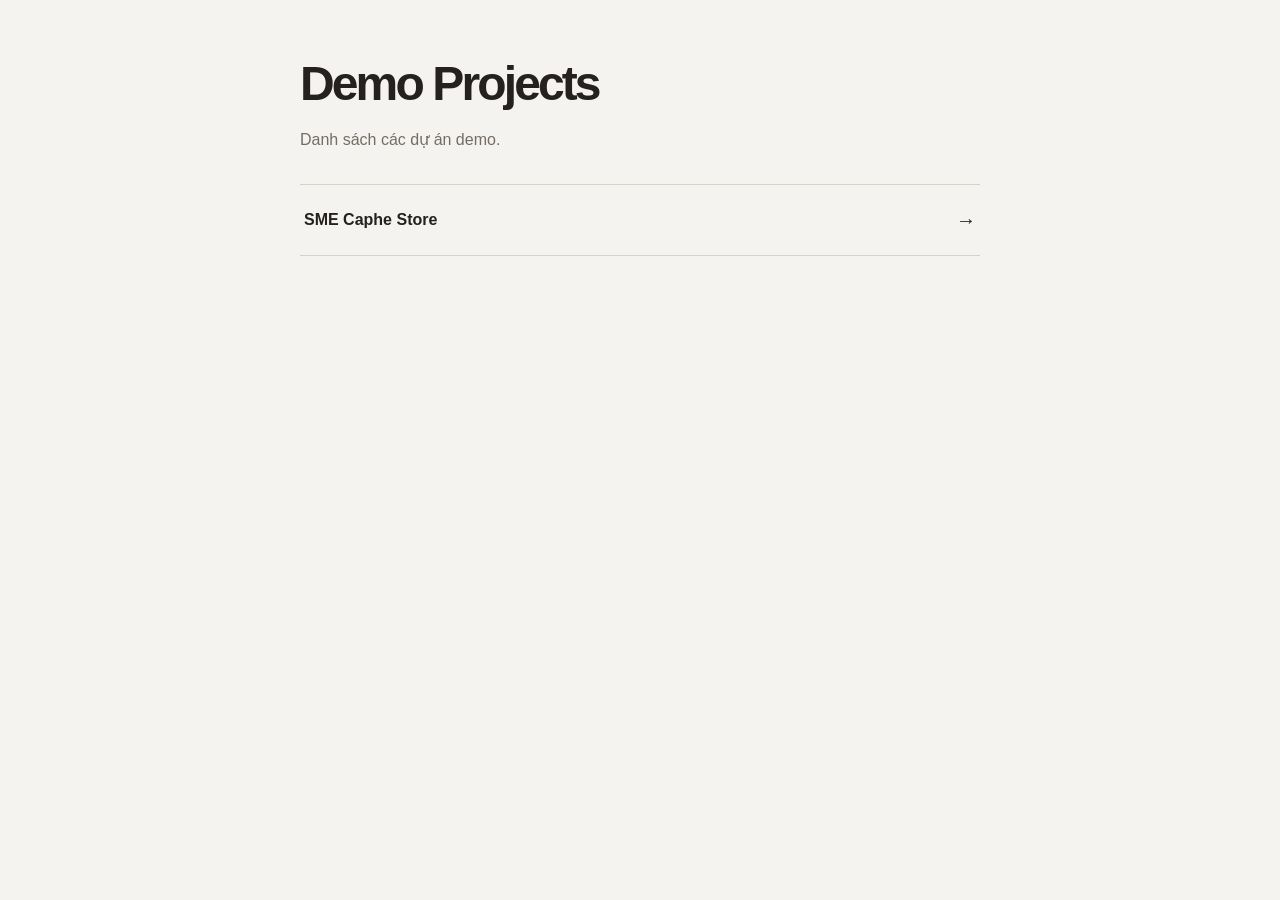
<file: demo/index.html>
<!DOCTYPE html>
<html lang="vi">
<head>
    <meta charset="utf-8">
    <meta name="viewport" content="width=device-width, initial-scale=1">
    <title>Demo Projects</title>
    <style>
        * { box-sizing: border-box; }
        body {
            margin: 0;
            min-height: 100vh;
            padding: 48px 24px;
            background: #f5f3ef;
            color: #24211e;
            font: 16px/1.5 Arial, Helvetica, sans-serif;
        }
        main {
            width: min(100%, 680px);
            margin: 0 auto;
        }
        h1 {
            margin: 0 0 8px;
            font-size: clamp(32px, 7vw, 48px);
            letter-spacing: -0.06em;
        }
        p {
            margin: 0 0 32px;
            color: #746d66;
        }
        ul {
            margin: 0;
            padding: 0;
            list-style: none;
            border-top: 1px solid #d6d1ca;
        }
        li {
            border-bottom: 1px solid #d6d1ca;
        }
        a {
            display: flex;
            align-items: center;
            justify-content: space-between;
            gap: 16px;
            padding: 20px 4px;
            color: inherit;
            font-weight: 700;
            text-decoration: none;
            transition: color 160ms ease, padding 160ms ease;
        }
        a::after {
            content: "→";
            font-size: 20px;
        }
        a:hover {
            padding-right: 10px;
            padding-left: 10px;
            color: #a95740;
        }
        a:focus-visible {
            outline: 2px solid #a95740;
            outline-offset: 3px;
        }
    </style>
</head>
<body>
    <main>
        <h1>Demo Projects</h1>
        <p>Danh sách các dự án demo.</p>
        <ul>
            <li><a href="sme-caphe-store/index.html">SME Caphe Store</a></li>
        </ul>
    </main>
</body>
</html>
</file>
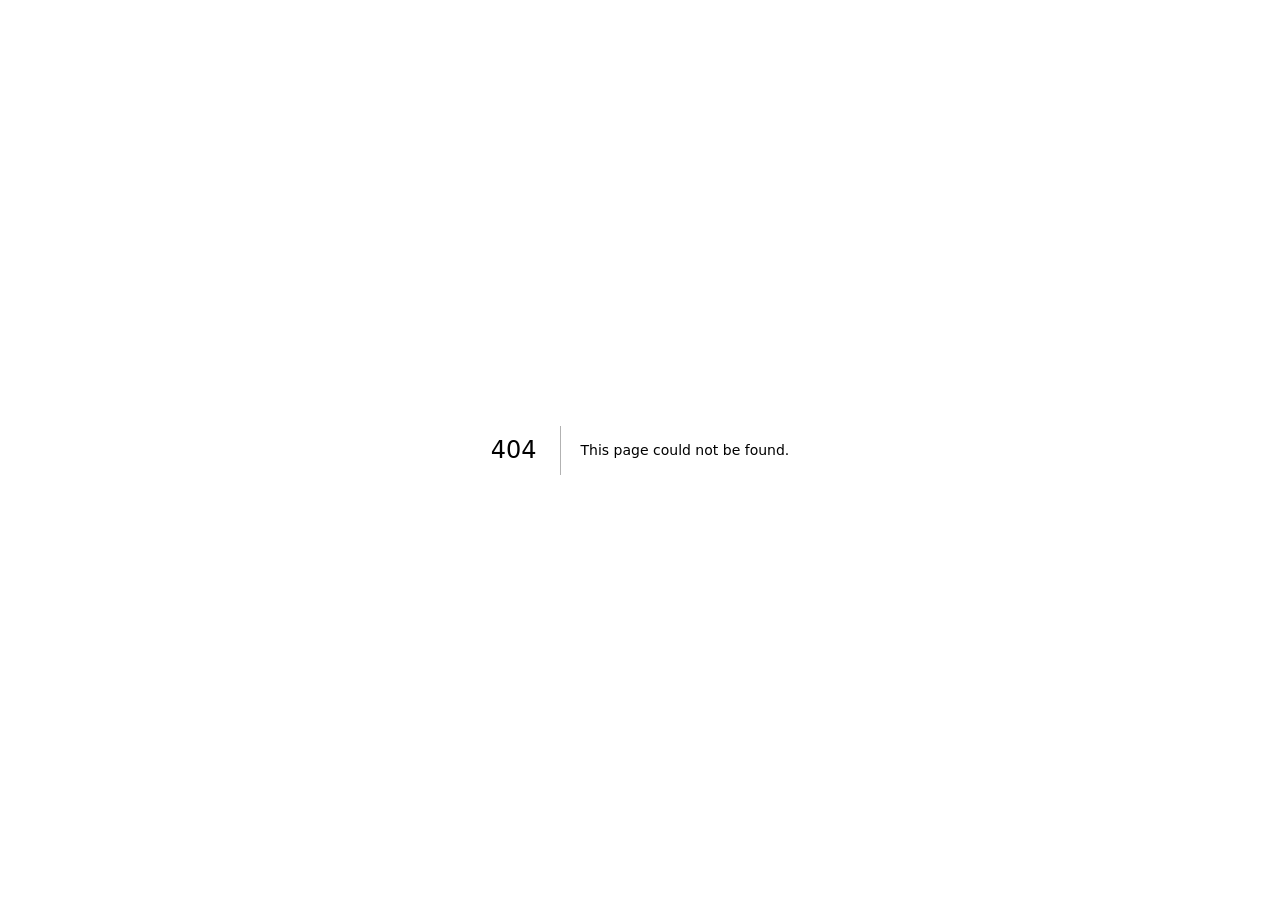
<file: demo/sme-caphe-store/404/index.html>
<!DOCTYPE html><!--jQDTJy1MWLSu3BF3ukwuj--><html lang="vi"><head><meta charSet="utf-8"/><meta name="viewport" content="width=device-width, initial-scale=1"/><link rel="stylesheet" href="/demo/sme-caphe-store/_next/static/css/a87419bed3f88ecb.css" data-precedence="next"/><link rel="preload" as="script" fetchPriority="low" href="/demo/sme-caphe-store/_next/static/chunks/webpack-22fe96415cce959f.js"/><script src="/demo/sme-caphe-store/_next/static/chunks/4bd1b696-c023c6e3521b1417.js" async=""></script><script src="/demo/sme-caphe-store/_next/static/chunks/255-047b9eb83b64ad6e.js" async=""></script><script src="/demo/sme-caphe-store/_next/static/chunks/main-app-5130c168be7edfd6.js" async=""></script><script src="/demo/sme-caphe-store/_next/static/chunks/app/layout-d9e33609339e7bff.js" async=""></script><meta name="robots" content="noindex"/><title>404: This page could not be found.</title><title>SME Caphe Store — Cà phê thủ công</title><meta name="description" content="Cà phê rang mới mỗi ngày, pha thủ công từ SME Caphe Store."/><script src="/demo/sme-caphe-store/_next/static/chunks/polyfills-42372ed130431b0a.js" noModule=""></script></head><body><div hidden=""><!--$--><!--/$--></div><div style="font-family:system-ui,&quot;Segoe UI&quot;,Roboto,Helvetica,Arial,sans-serif,&quot;Apple Color Emoji&quot;,&quot;Segoe UI Emoji&quot;;height:100vh;text-align:center;display:flex;flex-direction:column;align-items:center;justify-content:center"><div><style>body{color:#000;background:#fff;margin:0}.next-error-h1{border-right:1px solid rgba(0,0,0,.3)}@media (prefers-color-scheme:dark){body{color:#fff;background:#000}.next-error-h1{border-right:1px solid rgba(255,255,255,.3)}}</style><h1 class="next-error-h1" style="display:inline-block;margin:0 20px 0 0;padding:0 23px 0 0;font-size:24px;font-weight:500;vertical-align:top;line-height:49px">404</h1><div style="display:inline-block"><h2 style="font-size:14px;font-weight:400;line-height:49px;margin:0">This page could not be found.</h2></div></div></div><!--$--><!--/$--><script src="/demo/sme-caphe-store/_next/static/chunks/webpack-22fe96415cce959f.js" id="_R_" async=""></script><script>(self.__next_f=self.__next_f||[]).push([0])</script><script>self.__next_f.push([1,"1:\"$Sreact.fragment\"\n2:I[4271,[\"177\",\"static/chunks/app/layout-d9e33609339e7bff.js\"],\"LanguageProvider\"]\n3:I[9766,[],\"\"]\n4:I[8924,[],\"\"]\n5:I[4431,[],\"OutletBoundary\"]\n7:I[5278,[],\"AsyncMetadataOutlet\"]\n9:I[4431,[],\"ViewportBoundary\"]\nb:I[4431,[],\"MetadataBoundary\"]\nc:\"$Sreact.suspense\"\ne:I[7150,[],\"\"]\n:HL[\"/demo/sme-caphe-store/_next/static/css/a87419bed3f88ecb.css\",\"style\"]\n"])</script><script>self.__next_f.push([1,"0:{\"P\":null,\"b\":\"jQDTJy1MWLSu3BF3ukwuj\",\"p\":\"/demo/sme-caphe-store\",\"c\":[\"\",\"_not-found\",\"\"],\"i\":false,\"f\":[[[\"\",{\"children\":[\"/_not-found\",{\"children\":[\"__PAGE__\",{}]}]},\"$undefined\",\"$undefined\",true],[\"\",[\"$\",\"$1\",\"c\",{\"children\":[[[\"$\",\"link\",\"0\",{\"rel\":\"stylesheet\",\"href\":\"/demo/sme-caphe-store/_next/static/css/a87419bed3f88ecb.css\",\"precedence\":\"next\",\"crossOrigin\":\"$undefined\",\"nonce\":\"$undefined\"}]],[\"$\",\"html\",null,{\"lang\":\"vi\",\"children\":[\"$\",\"body\",null,{\"children\":[\"$\",\"$L2\",null,{\"children\":[\"$\",\"$L3\",null,{\"parallelRouterKey\":\"children\",\"error\":\"$undefined\",\"errorStyles\":\"$undefined\",\"errorScripts\":\"$undefined\",\"template\":[\"$\",\"$L4\",null,{}],\"templateStyles\":\"$undefined\",\"templateScripts\":\"$undefined\",\"notFound\":\"$undefined\",\"forbidden\":\"$undefined\",\"unauthorized\":\"$undefined\"}]}]}]}]]}],{\"children\":[\"/_not-found\",[\"$\",\"$1\",\"c\",{\"children\":[null,[\"$\",\"$L3\",null,{\"parallelRouterKey\":\"children\",\"error\":\"$undefined\",\"errorStyles\":\"$undefined\",\"errorScripts\":\"$undefined\",\"template\":[\"$\",\"$L4\",null,{}],\"templateStyles\":\"$undefined\",\"templateScripts\":\"$undefined\",\"notFound\":\"$undefined\",\"forbidden\":\"$undefined\",\"unauthorized\":\"$undefined\"}]]}],{\"children\":[\"__PAGE__\",[\"$\",\"$1\",\"c\",{\"children\":[[[\"$\",\"title\",null,{\"children\":\"404: This page could not be found.\"}],[\"$\",\"div\",null,{\"style\":{\"fontFamily\":\"system-ui,\\\"Segoe UI\\\",Roboto,Helvetica,Arial,sans-serif,\\\"Apple Color Emoji\\\",\\\"Segoe UI Emoji\\\"\",\"height\":\"100vh\",\"textAlign\":\"center\",\"display\":\"flex\",\"flexDirection\":\"column\",\"alignItems\":\"center\",\"justifyContent\":\"center\"},\"children\":[\"$\",\"div\",null,{\"children\":[[\"$\",\"style\",null,{\"dangerouslySetInnerHTML\":{\"__html\":\"body{color:#000;background:#fff;margin:0}.next-error-h1{border-right:1px solid rgba(0,0,0,.3)}@media (prefers-color-scheme:dark){body{color:#fff;background:#000}.next-error-h1{border-right:1px solid rgba(255,255,255,.3)}}\"}}],[\"$\",\"h1\",null,{\"className\":\"next-error-h1\",\"style\":{\"display\":\"inline-block\",\"margin\":\"0 20px 0 0\",\"padding\":\"0 23px 0 0\",\"fontSize\":24,\"fontWeight\":500,\"verticalAlign\":\"top\",\"lineHeight\":\"49px\"},\"children\":404}],[\"$\",\"div\",null,{\"style\":{\"display\":\"inline-block\"},\"children\":[\"$\",\"h2\",null,{\"style\":{\"fontSize\":14,\"fontWeight\":400,\"lineHeight\":\"49px\",\"margin\":0},\"children\":\"This page could not be found.\"}]}]]}]}]],null,[\"$\",\"$L5\",null,{\"children\":[\"$L6\",[\"$\",\"$L7\",null,{\"promise\":\"$@8\"}]]}]]}],{},null,false]},null,false]},null,false],[\"$\",\"$1\",\"h\",{\"children\":[[\"$\",\"meta\",null,{\"name\":\"robots\",\"content\":\"noindex\"}],[[\"$\",\"$L9\",null,{\"children\":\"$La\"}],null],[\"$\",\"$Lb\",null,{\"children\":[\"$\",\"div\",null,{\"hidden\":true,\"children\":[\"$\",\"$c\",null,{\"fallback\":null,\"children\":\"$Ld\"}]}]}]]}],false]],\"m\":\"$undefined\",\"G\":[\"$e\",[]],\"s\":false,\"S\":true}\n"])</script><script>self.__next_f.push([1,"a:[[\"$\",\"meta\",\"0\",{\"charSet\":\"utf-8\"}],[\"$\",\"meta\",\"1\",{\"name\":\"viewport\",\"content\":\"width=device-width, initial-scale=1\"}]]\n6:null\n"])</script><script>self.__next_f.push([1,"8:{\"metadata\":[[\"$\",\"title\",\"0\",{\"children\":\"SME Caphe Store — Cà phê thủ công\"}],[\"$\",\"meta\",\"1\",{\"name\":\"description\",\"content\":\"Cà phê rang mới mỗi ngày, pha thủ công từ SME Caphe Store.\"}]],\"error\":null,\"digest\":\"$undefined\"}\n"])</script><script>self.__next_f.push([1,"d:\"$8:metadata\"\n"])</script></body></html>
</file>
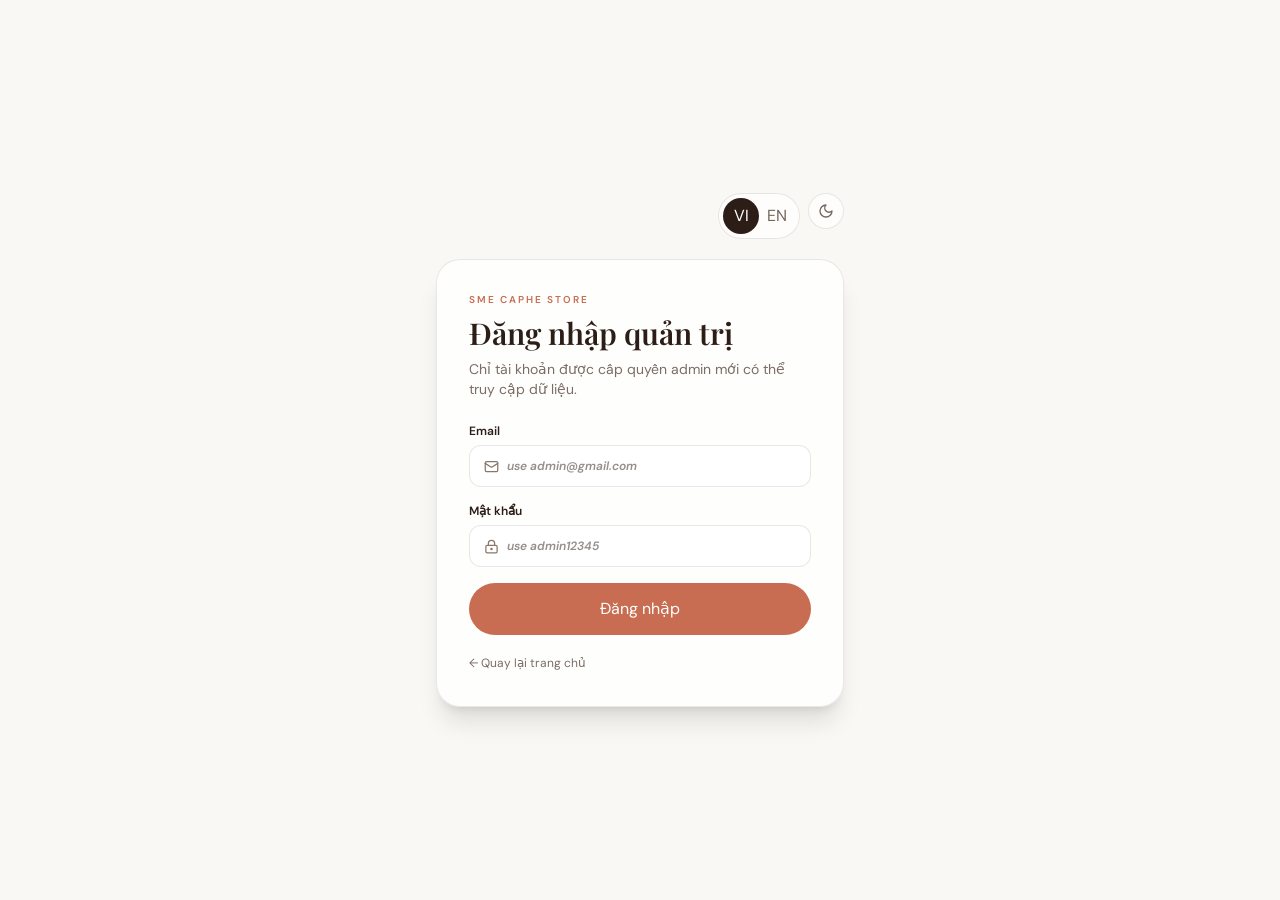
<file: demo/sme-caphe-store/admin/index.html>
<!DOCTYPE html><!--jQDTJy1MWLSu3BF3ukwuj--><html lang="vi"><head><meta charSet="utf-8"/><meta name="viewport" content="width=device-width, initial-scale=1"/><link rel="stylesheet" href="/demo/sme-caphe-store/_next/static/css/a87419bed3f88ecb.css" data-precedence="next"/><link rel="preload" as="script" fetchPriority="low" href="/demo/sme-caphe-store/_next/static/chunks/webpack-22fe96415cce959f.js"/><script src="/demo/sme-caphe-store/_next/static/chunks/4bd1b696-c023c6e3521b1417.js" async=""></script><script src="/demo/sme-caphe-store/_next/static/chunks/255-047b9eb83b64ad6e.js" async=""></script><script src="/demo/sme-caphe-store/_next/static/chunks/main-app-5130c168be7edfd6.js" async=""></script><script src="/demo/sme-caphe-store/_next/static/chunks/app/layout-d9e33609339e7bff.js" async=""></script><script src="/demo/sme-caphe-store/_next/static/chunks/44530001-bad5cebf75b9317a.js" async=""></script><script src="/demo/sme-caphe-store/_next/static/chunks/529-4a1b4af90b7f2641.js" async=""></script><script src="/demo/sme-caphe-store/_next/static/chunks/356-947221df67d5a4d7.js" async=""></script><script src="/demo/sme-caphe-store/_next/static/chunks/app/admin/page-b1745c9e99cbd489.js" async=""></script><title>SME Caphe Store — Cà phê thủ công</title><meta name="description" content="Cà phê rang mới mỗi ngày, pha thủ công từ SME Caphe Store."/><script src="/demo/sme-caphe-store/_next/static/chunks/polyfills-42372ed130431b0a.js" noModule=""></script></head><body><div hidden=""><!--$--><!--/$--></div><main class="flex min-h-screen items-center justify-center px-5"><p class="text-sm text-[#7b6d64]">Đang xác thực tài khoản quản trị...</p></main><!--$--><!--/$--><script src="/demo/sme-caphe-store/_next/static/chunks/webpack-22fe96415cce959f.js" id="_R_" async=""></script><script>(self.__next_f=self.__next_f||[]).push([0])</script><script>self.__next_f.push([1,"1:\"$Sreact.fragment\"\n2:I[4271,[\"177\",\"static/chunks/app/layout-d9e33609339e7bff.js\"],\"LanguageProvider\"]\n3:I[9766,[],\"\"]\n4:I[8924,[],\"\"]\n5:I[1959,[],\"ClientPageRoot\"]\n6:I[491,[\"730\",\"static/chunks/44530001-bad5cebf75b9317a.js\",\"529\",\"static/chunks/529-4a1b4af90b7f2641.js\",\"356\",\"static/chunks/356-947221df67d5a4d7.js\",\"698\",\"static/chunks/app/admin/page-b1745c9e99cbd489.js\"],\"default\"]\n9:I[4431,[],\"OutletBoundary\"]\nb:I[5278,[],\"AsyncMetadataOutlet\"]\nd:I[4431,[],\"ViewportBoundary\"]\nf:I[4431,[],\"MetadataBoundary\"]\n10:\"$Sreact.suspense\"\n12:I[7150,[],\"\"]\n:HL[\"/demo/sme-caphe-store/_next/static/css/a87419bed3f88ecb.css\",\"style\"]\n"])</script><script>self.__next_f.push([1,"0:{\"P\":null,\"b\":\"jQDTJy1MWLSu3BF3ukwuj\",\"p\":\"/demo/sme-caphe-store\",\"c\":[\"\",\"admin\",\"\"],\"i\":false,\"f\":[[[\"\",{\"children\":[\"admin\",{\"children\":[\"__PAGE__\",{}]}]},\"$undefined\",\"$undefined\",true],[\"\",[\"$\",\"$1\",\"c\",{\"children\":[[[\"$\",\"link\",\"0\",{\"rel\":\"stylesheet\",\"href\":\"/demo/sme-caphe-store/_next/static/css/a87419bed3f88ecb.css\",\"precedence\":\"next\",\"crossOrigin\":\"$undefined\",\"nonce\":\"$undefined\"}]],[\"$\",\"html\",null,{\"lang\":\"vi\",\"children\":[\"$\",\"body\",null,{\"children\":[\"$\",\"$L2\",null,{\"children\":[\"$\",\"$L3\",null,{\"parallelRouterKey\":\"children\",\"error\":\"$undefined\",\"errorStyles\":\"$undefined\",\"errorScripts\":\"$undefined\",\"template\":[\"$\",\"$L4\",null,{}],\"templateStyles\":\"$undefined\",\"templateScripts\":\"$undefined\",\"notFound\":[[[\"$\",\"title\",null,{\"children\":\"404: This page could not be found.\"}],[\"$\",\"div\",null,{\"style\":{\"fontFamily\":\"system-ui,\\\"Segoe UI\\\",Roboto,Helvetica,Arial,sans-serif,\\\"Apple Color Emoji\\\",\\\"Segoe UI Emoji\\\"\",\"height\":\"100vh\",\"textAlign\":\"center\",\"display\":\"flex\",\"flexDirection\":\"column\",\"alignItems\":\"center\",\"justifyContent\":\"center\"},\"children\":[\"$\",\"div\",null,{\"children\":[[\"$\",\"style\",null,{\"dangerouslySetInnerHTML\":{\"__html\":\"body{color:#000;background:#fff;margin:0}.next-error-h1{border-right:1px solid rgba(0,0,0,.3)}@media (prefers-color-scheme:dark){body{color:#fff;background:#000}.next-error-h1{border-right:1px solid rgba(255,255,255,.3)}}\"}}],[\"$\",\"h1\",null,{\"className\":\"next-error-h1\",\"style\":{\"display\":\"inline-block\",\"margin\":\"0 20px 0 0\",\"padding\":\"0 23px 0 0\",\"fontSize\":24,\"fontWeight\":500,\"verticalAlign\":\"top\",\"lineHeight\":\"49px\"},\"children\":404}],[\"$\",\"div\",null,{\"style\":{\"display\":\"inline-block\"},\"children\":[\"$\",\"h2\",null,{\"style\":{\"fontSize\":14,\"fontWeight\":400,\"lineHeight\":\"49px\",\"margin\":0},\"children\":\"This page could not be found.\"}]}]]}]}]],[]],\"forbidden\":\"$undefined\",\"unauthorized\":\"$undefined\"}]}]}]}]]}],{\"children\":[\"admin\",[\"$\",\"$1\",\"c\",{\"children\":[null,[\"$\",\"$L3\",null,{\"parallelRouterKey\":\"children\",\"error\":\"$undefined\",\"errorStyles\":\"$undefined\",\"errorScripts\":\"$undefined\",\"template\":[\"$\",\"$L4\",null,{}],\"templateStyles\":\"$undefined\",\"templateScripts\":\"$undefined\",\"notFound\":\"$undefined\",\"forbidden\":\"$undefined\",\"unauthorized\":\"$undefined\"}]]}],{\"children\":[\"__PAGE__\",[\"$\",\"$1\",\"c\",{\"children\":[[\"$\",\"$L5\",null,{\"Component\":\"$6\",\"searchParams\":{},\"params\":{},\"promises\":[\"$@7\",\"$@8\"]}],null,[\"$\",\"$L9\",null,{\"children\":[\"$La\",[\"$\",\"$Lb\",null,{\"promise\":\"$@c\"}]]}]]}],{},null,false]},null,false]},null,false],[\"$\",\"$1\",\"h\",{\"children\":[null,[[\"$\",\"$Ld\",null,{\"children\":\"$Le\"}],null],[\"$\",\"$Lf\",null,{\"children\":[\"$\",\"div\",null,{\"hidden\":true,\"children\":[\"$\",\"$10\",null,{\"fallback\":null,\"children\":\"$L11\"}]}]}]]}],false]],\"m\":\"$undefined\",\"G\":[\"$12\",[]],\"s\":false,\"S\":true}\n"])</script><script>self.__next_f.push([1,"7:{}\n8:\"$0:f:0:1:2:children:2:children:1:props:children:0:props:params\"\n"])</script><script>self.__next_f.push([1,"e:[[\"$\",\"meta\",\"0\",{\"charSet\":\"utf-8\"}],[\"$\",\"meta\",\"1\",{\"name\":\"viewport\",\"content\":\"width=device-width, initial-scale=1\"}]]\na:null\n"])</script><script>self.__next_f.push([1,"c:{\"metadata\":[[\"$\",\"title\",\"0\",{\"children\":\"SME Caphe Store — Cà phê thủ công\"}],[\"$\",\"meta\",\"1\",{\"name\":\"description\",\"content\":\"Cà phê rang mới mỗi ngày, pha thủ công từ SME Caphe Store.\"}]],\"error\":null,\"digest\":\"$undefined\"}\n"])</script><script>self.__next_f.push([1,"11:\"$c:metadata\"\n"])</script></body></html>
</file>
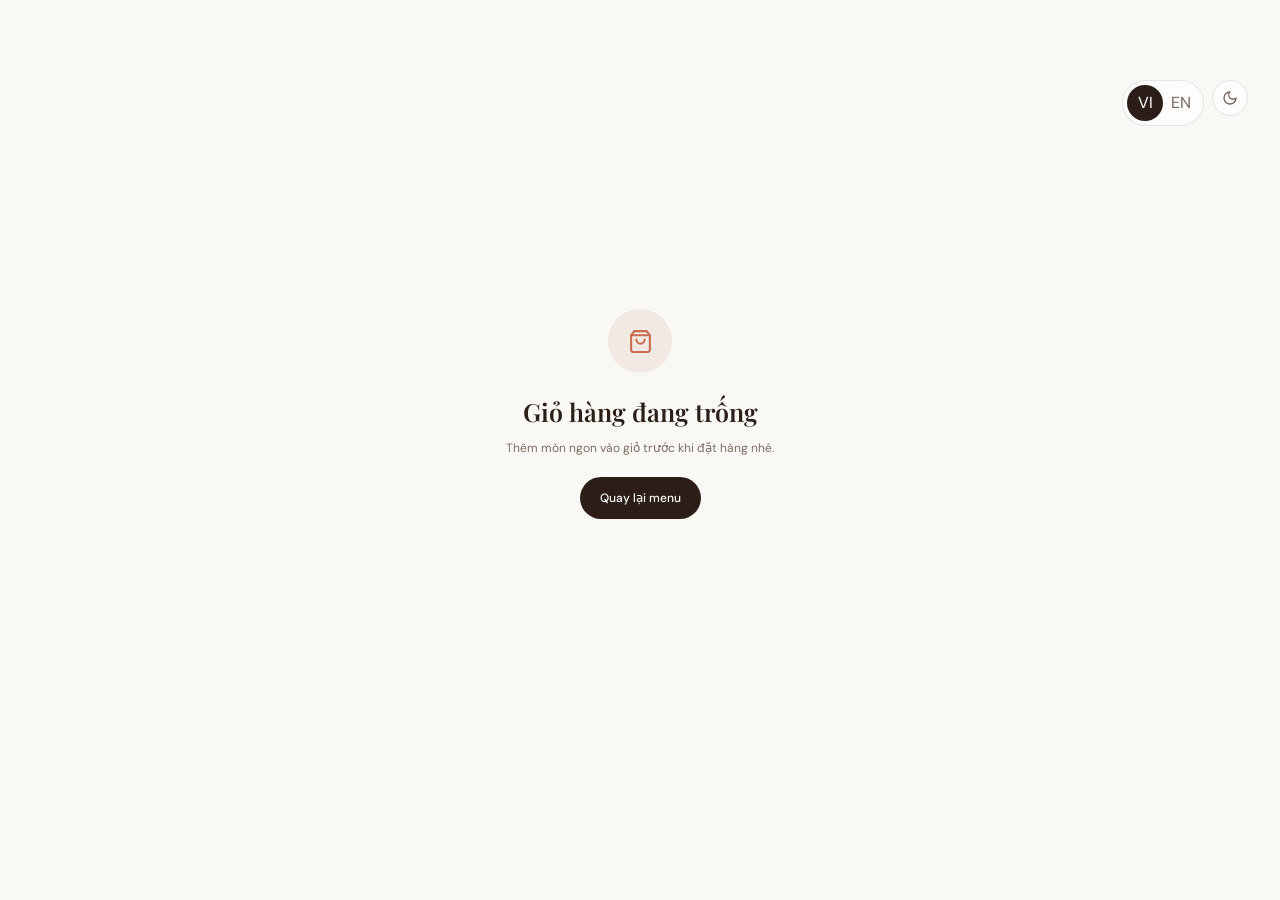
<file: demo/sme-caphe-store/checkout/index.html>
<!DOCTYPE html><!--jQDTJy1MWLSu3BF3ukwuj--><html lang="vi"><head><meta charSet="utf-8"/><meta name="viewport" content="width=device-width, initial-scale=1"/><link rel="stylesheet" href="/demo/sme-caphe-store/_next/static/css/a87419bed3f88ecb.css" data-precedence="next"/><link rel="preload" as="script" fetchPriority="low" href="/demo/sme-caphe-store/_next/static/chunks/webpack-22fe96415cce959f.js"/><script src="/demo/sme-caphe-store/_next/static/chunks/4bd1b696-c023c6e3521b1417.js" async=""></script><script src="/demo/sme-caphe-store/_next/static/chunks/255-047b9eb83b64ad6e.js" async=""></script><script src="/demo/sme-caphe-store/_next/static/chunks/main-app-5130c168be7edfd6.js" async=""></script><script src="/demo/sme-caphe-store/_next/static/chunks/app/layout-d9e33609339e7bff.js" async=""></script><script src="/demo/sme-caphe-store/_next/static/chunks/44530001-bad5cebf75b9317a.js" async=""></script><script src="/demo/sme-caphe-store/_next/static/chunks/529-4a1b4af90b7f2641.js" async=""></script><script src="/demo/sme-caphe-store/_next/static/chunks/619-ba102abea3e3d0e4.js" async=""></script><script src="/demo/sme-caphe-store/_next/static/chunks/280-29895e91c8b77634.js" async=""></script><script src="/demo/sme-caphe-store/_next/static/chunks/356-947221df67d5a4d7.js" async=""></script><script src="/demo/sme-caphe-store/_next/static/chunks/app/checkout/page-c8c63a700f6de086.js" async=""></script><title>SME Caphe Store — Cà phê thủ công</title><meta name="description" content="Cà phê rang mới mỗi ngày, pha thủ công từ SME Caphe Store."/><script src="/demo/sme-caphe-store/_next/static/chunks/polyfills-42372ed130431b0a.js" noModule=""></script></head><body><div hidden=""><!--$--><!--/$--></div><main class="mx-auto flex min-h-[calc(100vh-72px)] max-w-5xl items-center justify-center px-5"><p class="text-[13px] text-[#7b6d64]">Đang tải giỏ hàng...</p></main><!--$--><!--/$--><script src="/demo/sme-caphe-store/_next/static/chunks/webpack-22fe96415cce959f.js" id="_R_" async=""></script><script>(self.__next_f=self.__next_f||[]).push([0])</script><script>self.__next_f.push([1,"1:\"$Sreact.fragment\"\n2:I[4271,[\"177\",\"static/chunks/app/layout-d9e33609339e7bff.js\"],\"LanguageProvider\"]\n3:I[9766,[],\"\"]\n4:I[8924,[],\"\"]\n5:I[1959,[],\"ClientPageRoot\"]\n6:I[8156,[\"730\",\"static/chunks/44530001-bad5cebf75b9317a.js\",\"529\",\"static/chunks/529-4a1b4af90b7f2641.js\",\"619\",\"static/chunks/619-ba102abea3e3d0e4.js\",\"280\",\"static/chunks/280-29895e91c8b77634.js\",\"356\",\"static/chunks/356-947221df67d5a4d7.js\",\"279\",\"static/chunks/app/checkout/page-c8c63a700f6de086.js\"],\"default\"]\n9:I[4431,[],\"OutletBoundary\"]\nb:I[5278,[],\"AsyncMetadataOutlet\"]\nd:I[4431,[],\"ViewportBoundary\"]\nf:I[4431,[],\"MetadataBoundary\"]\n10:\"$Sreact.suspense\"\n12:I[7150,[],\"\"]\n:HL[\"/demo/sme-caphe-store/_next/static/css/a87419bed3f88ecb.css\",\"style\"]\n"])</script><script>self.__next_f.push([1,"0:{\"P\":null,\"b\":\"jQDTJy1MWLSu3BF3ukwuj\",\"p\":\"/demo/sme-caphe-store\",\"c\":[\"\",\"checkout\",\"\"],\"i\":false,\"f\":[[[\"\",{\"children\":[\"checkout\",{\"children\":[\"__PAGE__\",{}]}]},\"$undefined\",\"$undefined\",true],[\"\",[\"$\",\"$1\",\"c\",{\"children\":[[[\"$\",\"link\",\"0\",{\"rel\":\"stylesheet\",\"href\":\"/demo/sme-caphe-store/_next/static/css/a87419bed3f88ecb.css\",\"precedence\":\"next\",\"crossOrigin\":\"$undefined\",\"nonce\":\"$undefined\"}]],[\"$\",\"html\",null,{\"lang\":\"vi\",\"children\":[\"$\",\"body\",null,{\"children\":[\"$\",\"$L2\",null,{\"children\":[\"$\",\"$L3\",null,{\"parallelRouterKey\":\"children\",\"error\":\"$undefined\",\"errorStyles\":\"$undefined\",\"errorScripts\":\"$undefined\",\"template\":[\"$\",\"$L4\",null,{}],\"templateStyles\":\"$undefined\",\"templateScripts\":\"$undefined\",\"notFound\":[[[\"$\",\"title\",null,{\"children\":\"404: This page could not be found.\"}],[\"$\",\"div\",null,{\"style\":{\"fontFamily\":\"system-ui,\\\"Segoe UI\\\",Roboto,Helvetica,Arial,sans-serif,\\\"Apple Color Emoji\\\",\\\"Segoe UI Emoji\\\"\",\"height\":\"100vh\",\"textAlign\":\"center\",\"display\":\"flex\",\"flexDirection\":\"column\",\"alignItems\":\"center\",\"justifyContent\":\"center\"},\"children\":[\"$\",\"div\",null,{\"children\":[[\"$\",\"style\",null,{\"dangerouslySetInnerHTML\":{\"__html\":\"body{color:#000;background:#fff;margin:0}.next-error-h1{border-right:1px solid rgba(0,0,0,.3)}@media (prefers-color-scheme:dark){body{color:#fff;background:#000}.next-error-h1{border-right:1px solid rgba(255,255,255,.3)}}\"}}],[\"$\",\"h1\",null,{\"className\":\"next-error-h1\",\"style\":{\"display\":\"inline-block\",\"margin\":\"0 20px 0 0\",\"padding\":\"0 23px 0 0\",\"fontSize\":24,\"fontWeight\":500,\"verticalAlign\":\"top\",\"lineHeight\":\"49px\"},\"children\":404}],[\"$\",\"div\",null,{\"style\":{\"display\":\"inline-block\"},\"children\":[\"$\",\"h2\",null,{\"style\":{\"fontSize\":14,\"fontWeight\":400,\"lineHeight\":\"49px\",\"margin\":0},\"children\":\"This page could not be found.\"}]}]]}]}]],[]],\"forbidden\":\"$undefined\",\"unauthorized\":\"$undefined\"}]}]}]}]]}],{\"children\":[\"checkout\",[\"$\",\"$1\",\"c\",{\"children\":[null,[\"$\",\"$L3\",null,{\"parallelRouterKey\":\"children\",\"error\":\"$undefined\",\"errorStyles\":\"$undefined\",\"errorScripts\":\"$undefined\",\"template\":[\"$\",\"$L4\",null,{}],\"templateStyles\":\"$undefined\",\"templateScripts\":\"$undefined\",\"notFound\":\"$undefined\",\"forbidden\":\"$undefined\",\"unauthorized\":\"$undefined\"}]]}],{\"children\":[\"__PAGE__\",[\"$\",\"$1\",\"c\",{\"children\":[[\"$\",\"$L5\",null,{\"Component\":\"$6\",\"searchParams\":{},\"params\":{},\"promises\":[\"$@7\",\"$@8\"]}],null,[\"$\",\"$L9\",null,{\"children\":[\"$La\",[\"$\",\"$Lb\",null,{\"promise\":\"$@c\"}]]}]]}],{},null,false]},null,false]},null,false],[\"$\",\"$1\",\"h\",{\"children\":[null,[[\"$\",\"$Ld\",null,{\"children\":\"$Le\"}],null],[\"$\",\"$Lf\",null,{\"children\":[\"$\",\"div\",null,{\"hidden\":true,\"children\":[\"$\",\"$10\",null,{\"fallback\":null,\"children\":\"$L11\"}]}]}]]}],false]],\"m\":\"$undefined\",\"G\":[\"$12\",[]],\"s\":false,\"S\":true}\n"])</script><script>self.__next_f.push([1,"7:{}\n8:\"$0:f:0:1:2:children:2:children:1:props:children:0:props:params\"\n"])</script><script>self.__next_f.push([1,"e:[[\"$\",\"meta\",\"0\",{\"charSet\":\"utf-8\"}],[\"$\",\"meta\",\"1\",{\"name\":\"viewport\",\"content\":\"width=device-width, initial-scale=1\"}]]\na:null\n"])</script><script>self.__next_f.push([1,"c:{\"metadata\":[[\"$\",\"title\",\"0\",{\"children\":\"SME Caphe Store — Cà phê thủ công\"}],[\"$\",\"meta\",\"1\",{\"name\":\"description\",\"content\":\"Cà phê rang mới mỗi ngày, pha thủ công từ SME Caphe Store.\"}]],\"error\":null,\"digest\":\"$undefined\"}\n"])</script><script>self.__next_f.push([1,"11:\"$c:metadata\"\n"])</script></body></html>
</file>
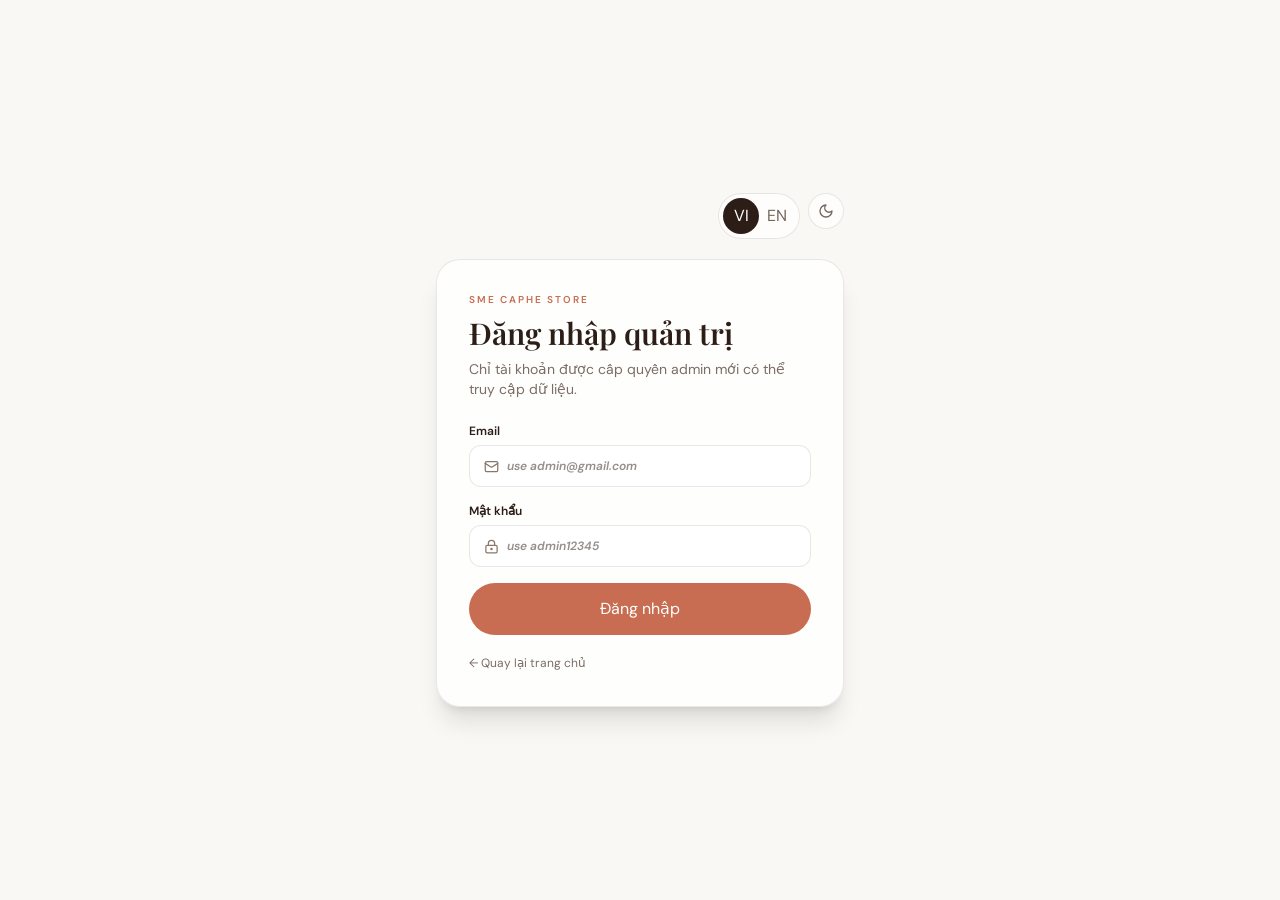
<file: demo/sme-caphe-store/admin/login/index.html>
<!DOCTYPE html><!--jQDTJy1MWLSu3BF3ukwuj--><html lang="vi"><head><meta charSet="utf-8"/><meta name="viewport" content="width=device-width, initial-scale=1"/><link rel="stylesheet" href="/demo/sme-caphe-store/_next/static/css/a87419bed3f88ecb.css" data-precedence="next"/><link rel="preload" as="script" fetchPriority="low" href="/demo/sme-caphe-store/_next/static/chunks/webpack-22fe96415cce959f.js"/><script src="/demo/sme-caphe-store/_next/static/chunks/4bd1b696-c023c6e3521b1417.js" async=""></script><script src="/demo/sme-caphe-store/_next/static/chunks/255-047b9eb83b64ad6e.js" async=""></script><script src="/demo/sme-caphe-store/_next/static/chunks/main-app-5130c168be7edfd6.js" async=""></script><script src="/demo/sme-caphe-store/_next/static/chunks/app/layout-d9e33609339e7bff.js" async=""></script><script src="/demo/sme-caphe-store/_next/static/chunks/44530001-bad5cebf75b9317a.js" async=""></script><script src="/demo/sme-caphe-store/_next/static/chunks/529-4a1b4af90b7f2641.js" async=""></script><script src="/demo/sme-caphe-store/_next/static/chunks/619-ba102abea3e3d0e4.js" async=""></script><script src="/demo/sme-caphe-store/_next/static/chunks/356-947221df67d5a4d7.js" async=""></script><script src="/demo/sme-caphe-store/_next/static/chunks/app/admin/login/page-a9d0e187f1f9f4ed.js" async=""></script><title>SME Caphe Store — Cà phê thủ công</title><meta name="description" content="Cà phê rang mới mỗi ngày, pha thủ công từ SME Caphe Store."/><script src="/demo/sme-caphe-store/_next/static/chunks/polyfills-42372ed130431b0a.js" noModule=""></script></head><body><div hidden=""><!--$--><!--/$--></div><main class="mx-auto flex min-h-screen max-w-md flex-col justify-center px-5 py-10"><div class="mb-5 flex justify-end gap-2"><div role="group" aria-label="Ngôn ngữ" class="flex items-center rounded-full border border-[#2c1e16]/10 bg-white/70 p-1"><button type="button" aria-pressed="true" class="min-w-9 rounded-full px-2 py-1.5 text-[10px] font-semibold transition bg-[#2c1e16] text-white">VI</button><button type="button" aria-pressed="false" class="min-w-9 rounded-full px-2 py-1.5 text-[10px] font-semibold transition text-[#74665d] hover:text-[#c86d51]">EN</button></div><button type="button" aria-label="Chuyển sang giao diện tối" title="Chuyển sang giao diện tối" class="flex h-9 w-9 items-center justify-center rounded-full border border-[#2c1e16]/10 bg-white/70 text-[#74665d] transition hover:border-[#c86d51] hover:text-[#c86d51]"><svg xmlns="http://www.w3.org/2000/svg" width="16" height="16" viewBox="0 0 24 24" fill="none" stroke="currentColor" stroke-width="2" stroke-linecap="round" stroke-linejoin="round" class="lucide lucide-moon"><path d="M12 3a6 6 0 0 0 9 9 9 9 0 1 1-9-9Z"></path></svg></button></div><section class="rounded-3xl border border-[#2c1e16]/10 bg-white/80 p-6 shadow-xl sm:p-8"><p class="text-[10px] font-semibold uppercase tracking-[0.2em] text-[#c86d51]">SME Caphe Store</p><h1 class="mt-2 font-serif text-3xl font-semibold">Đăng nhập quản trị</h1><p class="mt-2 text-sm text-[#7b6d64]">Chỉ tài khoản được cấp quyền admin mới có thể truy cập dữ liệu.</p><form class="mt-6 space-y-4"><label class="block text-xs font-semibold" for="admin-email">Email<span class="mt-1.5 flex items-center gap-2 rounded-xl border border-[#2c1e16]/10 bg-white px-3.5"><svg xmlns="http://www.w3.org/2000/svg" width="15" height="15" viewBox="0 0 24 24" fill="none" stroke="currentColor" stroke-width="2" stroke-linecap="round" stroke-linejoin="round" class="lucide lucide-mail text-[#8a776a]"><rect width="20" height="16" x="2" y="4" rx="2"></rect><path d="m22 7-8.97 5.7a1.94 1.94 0 0 1-2.06 0L2 7"></path></svg><input id="admin-email" type="email" autoComplete="username" required="" placeholder="use admin@gmail.com" class="min-w-0 flex-1 bg-transparent py-3 text-sm outline-none credential-placeholder" value=""/></span></label><label class="block text-xs font-semibold" for="admin-password">Mật khẩu<span class="mt-1.5 flex items-center gap-2 rounded-xl border border-[#2c1e16]/10 bg-white px-3.5"><svg xmlns="http://www.w3.org/2000/svg" width="15" height="15" viewBox="0 0 24 24" fill="none" stroke="currentColor" stroke-width="2" stroke-linecap="round" stroke-linejoin="round" class="lucide lucide-lock-keyhole text-[#8a776a]"><circle cx="12" cy="16" r="1"></circle><rect x="3" y="10" width="18" height="12" rx="2"></rect><path d="M7 10V7a5 5 0 0 1 10 0v3"></path></svg><input id="admin-password" type="password" autoComplete="current-password" required="" placeholder="use admin12345" class="min-w-0 flex-1 bg-transparent py-3 text-sm outline-none credential-placeholder" value=""/></span></label><button type="submit" class="w-full rounded-full bg-[#c86d51] px-5 py-3.5 text-sm font-semibold text-white transition hover:bg-[#a95740] disabled:cursor-not-allowed disabled:opacity-50">Đăng nhập</button></form><a class="mt-5 inline-block text-xs text-[#7b6d64] hover:text-[#c86d51]" href="/demo/sme-caphe-store/">← Quay lại trang chủ</a></section></main><!--$--><!--/$--><script src="/demo/sme-caphe-store/_next/static/chunks/webpack-22fe96415cce959f.js" id="_R_" async=""></script><script>(self.__next_f=self.__next_f||[]).push([0])</script><script>self.__next_f.push([1,"1:\"$Sreact.fragment\"\n2:I[4271,[\"177\",\"static/chunks/app/layout-d9e33609339e7bff.js\"],\"LanguageProvider\"]\n3:I[9766,[],\"\"]\n4:I[8924,[],\"\"]\n5:I[1959,[],\"ClientPageRoot\"]\n6:I[6266,[\"730\",\"static/chunks/44530001-bad5cebf75b9317a.js\",\"529\",\"static/chunks/529-4a1b4af90b7f2641.js\",\"619\",\"static/chunks/619-ba102abea3e3d0e4.js\",\"356\",\"static/chunks/356-947221df67d5a4d7.js\",\"116\",\"static/chunks/app/admin/login/page-a9d0e187f1f9f4ed.js\"],\"default\"]\n9:I[4431,[],\"OutletBoundary\"]\nb:I[5278,[],\"AsyncMetadataOutlet\"]\nd:I[4431,[],\"ViewportBoundary\"]\nf:I[4431,[],\"MetadataBoundary\"]\n10:\"$Sreact.suspense\"\n12:I[7150,[],\"\"]\n:HL[\"/demo/sme-caphe-store/_next/static/css/a87419bed3f88ecb.css\",\"style\"]\n"])</script><script>self.__next_f.push([1,"0:{\"P\":null,\"b\":\"jQDTJy1MWLSu3BF3ukwuj\",\"p\":\"/demo/sme-caphe-store\",\"c\":[\"\",\"admin\",\"login\",\"\"],\"i\":false,\"f\":[[[\"\",{\"children\":[\"admin\",{\"children\":[\"login\",{\"children\":[\"__PAGE__\",{}]}]}]},\"$undefined\",\"$undefined\",true],[\"\",[\"$\",\"$1\",\"c\",{\"children\":[[[\"$\",\"link\",\"0\",{\"rel\":\"stylesheet\",\"href\":\"/demo/sme-caphe-store/_next/static/css/a87419bed3f88ecb.css\",\"precedence\":\"next\",\"crossOrigin\":\"$undefined\",\"nonce\":\"$undefined\"}]],[\"$\",\"html\",null,{\"lang\":\"vi\",\"children\":[\"$\",\"body\",null,{\"children\":[\"$\",\"$L2\",null,{\"children\":[\"$\",\"$L3\",null,{\"parallelRouterKey\":\"children\",\"error\":\"$undefined\",\"errorStyles\":\"$undefined\",\"errorScripts\":\"$undefined\",\"template\":[\"$\",\"$L4\",null,{}],\"templateStyles\":\"$undefined\",\"templateScripts\":\"$undefined\",\"notFound\":[[[\"$\",\"title\",null,{\"children\":\"404: This page could not be found.\"}],[\"$\",\"div\",null,{\"style\":{\"fontFamily\":\"system-ui,\\\"Segoe UI\\\",Roboto,Helvetica,Arial,sans-serif,\\\"Apple Color Emoji\\\",\\\"Segoe UI Emoji\\\"\",\"height\":\"100vh\",\"textAlign\":\"center\",\"display\":\"flex\",\"flexDirection\":\"column\",\"alignItems\":\"center\",\"justifyContent\":\"center\"},\"children\":[\"$\",\"div\",null,{\"children\":[[\"$\",\"style\",null,{\"dangerouslySetInnerHTML\":{\"__html\":\"body{color:#000;background:#fff;margin:0}.next-error-h1{border-right:1px solid rgba(0,0,0,.3)}@media (prefers-color-scheme:dark){body{color:#fff;background:#000}.next-error-h1{border-right:1px solid rgba(255,255,255,.3)}}\"}}],[\"$\",\"h1\",null,{\"className\":\"next-error-h1\",\"style\":{\"display\":\"inline-block\",\"margin\":\"0 20px 0 0\",\"padding\":\"0 23px 0 0\",\"fontSize\":24,\"fontWeight\":500,\"verticalAlign\":\"top\",\"lineHeight\":\"49px\"},\"children\":404}],[\"$\",\"div\",null,{\"style\":{\"display\":\"inline-block\"},\"children\":[\"$\",\"h2\",null,{\"style\":{\"fontSize\":14,\"fontWeight\":400,\"lineHeight\":\"49px\",\"margin\":0},\"children\":\"This page could not be found.\"}]}]]}]}]],[]],\"forbidden\":\"$undefined\",\"unauthorized\":\"$undefined\"}]}]}]}]]}],{\"children\":[\"admin\",[\"$\",\"$1\",\"c\",{\"children\":[null,[\"$\",\"$L3\",null,{\"parallelRouterKey\":\"children\",\"error\":\"$undefined\",\"errorStyles\":\"$undefined\",\"errorScripts\":\"$undefined\",\"template\":[\"$\",\"$L4\",null,{}],\"templateStyles\":\"$undefined\",\"templateScripts\":\"$undefined\",\"notFound\":\"$undefined\",\"forbidden\":\"$undefined\",\"unauthorized\":\"$undefined\"}]]}],{\"children\":[\"login\",[\"$\",\"$1\",\"c\",{\"children\":[null,[\"$\",\"$L3\",null,{\"parallelRouterKey\":\"children\",\"error\":\"$undefined\",\"errorStyles\":\"$undefined\",\"errorScripts\":\"$undefined\",\"template\":[\"$\",\"$L4\",null,{}],\"templateStyles\":\"$undefined\",\"templateScripts\":\"$undefined\",\"notFound\":\"$undefined\",\"forbidden\":\"$undefined\",\"unauthorized\":\"$undefined\"}]]}],{\"children\":[\"__PAGE__\",[\"$\",\"$1\",\"c\",{\"children\":[[\"$\",\"$L5\",null,{\"Component\":\"$6\",\"searchParams\":{},\"params\":{},\"promises\":[\"$@7\",\"$@8\"]}],null,[\"$\",\"$L9\",null,{\"children\":[\"$La\",[\"$\",\"$Lb\",null,{\"promise\":\"$@c\"}]]}]]}],{},null,false]},null,false]},null,false]},null,false],[\"$\",\"$1\",\"h\",{\"children\":[null,[[\"$\",\"$Ld\",null,{\"children\":\"$Le\"}],null],[\"$\",\"$Lf\",null,{\"children\":[\"$\",\"div\",null,{\"hidden\":true,\"children\":[\"$\",\"$10\",null,{\"fallback\":null,\"children\":\"$L11\"}]}]}]]}],false]],\"m\":\"$undefined\",\"G\":[\"$12\",[]],\"s\":false,\"S\":true}\n"])</script><script>self.__next_f.push([1,"7:{}\n8:\"$0:f:0:1:2:children:2:children:2:children:1:props:children:0:props:params\"\n"])</script><script>self.__next_f.push([1,"e:[[\"$\",\"meta\",\"0\",{\"charSet\":\"utf-8\"}],[\"$\",\"meta\",\"1\",{\"name\":\"viewport\",\"content\":\"width=device-width, initial-scale=1\"}]]\na:null\n"])</script><script>self.__next_f.push([1,"c:{\"metadata\":[[\"$\",\"title\",\"0\",{\"children\":\"SME Caphe Store — Cà phê thủ công\"}],[\"$\",\"meta\",\"1\",{\"name\":\"description\",\"content\":\"Cà phê rang mới mỗi ngày, pha thủ công từ SME Caphe Store.\"}]],\"error\":null,\"digest\":\"$undefined\"}\n"])</script><script>self.__next_f.push([1,"11:\"$c:metadata\"\n"])</script></body></html>
</file>
<file: demo/sme-caphe-store/_next/static/css/a87419bed3f88ecb.css>
/*! tailwindcss v4.3.5 | MIT License | https://tailwindcss.com */@import "https://fonts.googleapis.com/css2?family=DM+Sans:wght@400;500;600;700&family=Playfair+Display:wght@500;600;700&display=swap";@layer properties{@supports (((-webkit-hyphens:none)) and (not (margin-trim:block))) or ((-moz-orient:inline) and (not (color:rgb(from red r g b)))){*,::backdrop,:after,:before{--tw-translate-x:0;--tw-translate-y:0;--tw-translate-z:0;--tw-space-y-reverse:0;--tw-divide-y-reverse:0;--tw-border-style:solid;--tw-leading:initial;--tw-font-weight:initial;--tw-tracking:initial;--tw-shadow:0 0 #0000;--tw-shadow-color:initial;--tw-shadow-alpha:100%;--tw-inset-shadow:0 0 #0000;--tw-inset-shadow-color:initial;--tw-inset-shadow-alpha:100%;--tw-ring-color:initial;--tw-ring-shadow:0 0 #0000;--tw-inset-ring-color:initial;--tw-inset-ring-shadow:0 0 #0000;--tw-ring-inset:initial;--tw-ring-offset-width:0px;--tw-ring-offset-color:#fff;--tw-ring-offset-shadow:0 0 #0000;--tw-blur:initial;--tw-brightness:initial;--tw-contrast:initial;--tw-grayscale:initial;--tw-hue-rotate:initial;--tw-invert:initial;--tw-opacity:initial;--tw-saturate:initial;--tw-sepia:initial;--tw-drop-shadow:initial;--tw-drop-shadow-color:initial;--tw-drop-shadow-alpha:100%;--tw-drop-shadow-size:initial;--tw-backdrop-blur:initial;--tw-backdrop-brightness:initial;--tw-backdrop-contrast:initial;--tw-backdrop-grayscale:initial;--tw-backdrop-hue-rotate:initial;--tw-backdrop-invert:initial;--tw-backdrop-opacity:initial;--tw-backdrop-saturate:initial;--tw-backdrop-sepia:initial;--tw-duration:initial;--tw-ease:initial}}}@layer theme{:host,:root{--font-mono:ui-monospace,SFMono-Regular,Menlo,Monaco,Consolas,"Liberation Mono","Courier New",monospace;--color-red-50:oklch(97.1% .013 17.38);--color-red-200:oklch(88.5% .062 18.334);--color-red-400:oklch(70.4% .191 22.216);--color-red-600:oklch(57.7% .245 27.325);--color-red-700:oklch(50.5% .213 27.518);--color-amber-50:oklch(98.7% .022 95.277);--color-amber-800:oklch(47.3% .137 46.201);--color-green-50:oklch(98.2% .018 155.826);--color-green-200:oklch(92.5% .084 155.995);--color-green-800:oklch(44.8% .119 151.328);--color-black:#000;--color-white:#fff;--spacing:.25rem;--container-md:28rem;--container-xl:36rem;--container-2xl:42rem;--container-5xl:64rem;--container-6xl:72rem;--text-xs:.75rem;--text-xs--line-height:calc(1 / .75);--text-sm:.875rem;--text-sm--line-height:calc(1.25 / .875);--text-lg:1.125rem;--text-lg--line-height:calc(1.75 / 1.125);--text-xl:1.25rem;--text-xl--line-height:calc(1.75 / 1.25);--text-3xl:1.875rem;--text-3xl--line-height:calc(2.25 / 1.875);--font-weight-normal:400;--font-weight-medium:500;--font-weight-semibold:600;--leading-tight:1.25;--leading-snug:1.375;--leading-relaxed:1.625;--radius-lg:.5rem;--radius-xl:.75rem;--radius-2xl:1rem;--radius-3xl:1.5rem;--ease-out:cubic-bezier(0,0,.2,1);--animate-pulse:pulse 2s cubic-bezier(.4,0,.6,1) infinite;--blur-md:12px;--blur-3xl:64px;--default-transition-duration:.15s;--default-transition-timing-function:cubic-bezier(.4,0,.2,1);--default-font-family:"DM Sans",sans-serif;--default-mono-font-family:var(--font-mono)}}@layer base{*,::backdrop,:after,:before{box-sizing:border-box;border:0 solid;margin:0;padding:0}::file-selector-button{box-sizing:border-box;border:0 solid;margin:0;padding:0}:host,html{-webkit-text-size-adjust:100%;tab-size:4;line-height:1.5;font-family:var(--default-font-family,-apple-system,BlinkMacSystemFont,"Segoe UI",Roboto,"Helvetica Neue","Noto Sans",Arial,sans-serif,"Apple Color Emoji","Segoe UI Emoji","Segoe UI Symbol","Noto Color Emoji");font-feature-settings:var(--default-font-feature-settings,normal);font-variation-settings:var(--default-font-variation-settings,normal);-webkit-tap-highlight-color:transparent}hr{height:0;color:inherit;border-top-width:1px}abbr:where([title]){-webkit-text-decoration:underline dotted;text-decoration:underline dotted}h1,h2,h3,h4,h5,h6{font-size:inherit;font-weight:inherit}a{color:inherit;-webkit-text-decoration:inherit;text-decoration:inherit}b,strong{font-weight:bolder}code,kbd,pre,samp{font-family:var(--default-mono-font-family,ui-monospace,SFMono-Regular,Menlo,Monaco,Consolas,"Liberation Mono","Courier New",monospace);font-feature-settings:var(--default-mono-font-feature-settings,normal);font-variation-settings:var(--default-mono-font-variation-settings,normal);font-size:1em}small{font-size:80%}sub,sup{vertical-align:baseline;font-size:75%;line-height:0;position:relative}sub{bottom:-.25em}sup{top:-.5em}table{text-indent:0;border-color:inherit;border-collapse:collapse}:-moz-focusring:where(:not(iframe)){outline:auto}progress{vertical-align:baseline}summary{display:list-item}menu,ol,ul{list-style:none}audio,canvas,embed,iframe,img,object,svg,video{vertical-align:middle;display:block}img,video{max-width:100%;height:auto}button,input,optgroup,select,textarea{font:inherit;font-feature-settings:inherit;font-variation-settings:inherit;letter-spacing:inherit;color:inherit;opacity:1;background-color:#0000;border-radius:0}::file-selector-button{font:inherit;font-feature-settings:inherit;font-variation-settings:inherit;letter-spacing:inherit;color:inherit;opacity:1;background-color:#0000;border-radius:0}:where(select:is([multiple],[size])) optgroup{font-weight:bolder}:where(select:is([multiple],[size])) optgroup option{padding-inline-start:20px}::file-selector-button{margin-inline-end:4px}::placeholder{opacity:1}@supports (not ((-webkit-appearance:-apple-pay-button))) or (contain-intrinsic-size:1px){::placeholder{color:currentColor}@supports (color:color-mix(in lab,red,red)){::placeholder{color:color-mix(in oklab,currentcolor 50%,transparent)}}}textarea{resize:vertical}::-webkit-search-decoration{-webkit-appearance:none}::-webkit-date-and-time-value{min-height:1lh;text-align:inherit}::-webkit-datetime-edit{display:inline-flex}::-webkit-datetime-edit-fields-wrapper{padding:0}::-webkit-datetime-edit,::-webkit-datetime-edit-year-field{padding-block:0}::-webkit-datetime-edit-day-field,::-webkit-datetime-edit-month-field{padding-block:0}::-webkit-datetime-edit-hour-field,::-webkit-datetime-edit-minute-field{padding-block:0}::-webkit-datetime-edit-millisecond-field,::-webkit-datetime-edit-second-field{padding-block:0}::-webkit-datetime-edit-meridiem-field{padding-block:0}::-webkit-calendar-picker-indicator{line-height:1}:-moz-ui-invalid{box-shadow:none}button,input:where([type=button],[type=reset],[type=submit]){appearance:button}::file-selector-button{appearance:button}::-webkit-inner-spin-button,::-webkit-outer-spin-button{height:auto}[hidden]:where(:not([hidden=until-found])){display:none!important}}@layer components;@layer utilities{.pointer-events-none{pointer-events:none}.sr-only{clip-path:inset(50%);white-space:nowrap;border-width:0;width:1px;height:1px;margin:-1px;padding:0;overflow:hidden}.absolute,.sr-only{position:absolute}.fixed{position:fixed}.relative{position:relative}.static{position:static}.sticky{position:sticky}.inset-0{inset:0}.inset-y-0{inset-block:0}.-top-1{top:calc(var(--spacing) * -1)}.-top-24{top:calc(var(--spacing) * -24)}.top-0{top:0}.top-4{top:calc(var(--spacing) * 4)}.top-20{top:calc(var(--spacing) * 20)}.-right-1{right:calc(var(--spacing) * -1)}.-right-24{right:calc(var(--spacing) * -24)}.right-0{right:0}.right-4{right:calc(var(--spacing) * 4)}.right-5{right:calc(var(--spacing) * 5)}.bottom-7{bottom:calc(var(--spacing) * 7)}.left-0{left:0}.z-10{z-index:10}.z-30{z-index:30}.z-40{z-index:40}.z-50{z-index:50}.-mx-1{margin-inline:calc(var(--spacing) * -1)}.mx-auto{margin-inline:auto}.my-6{margin-block:calc(var(--spacing) * 6)}.mt-0\.5{margin-top:calc(var(--spacing) * .5)}.mt-1{margin-top:var(--spacing)}.mt-1\.5{margin-top:calc(var(--spacing) * 1.5)}.mt-2{margin-top:calc(var(--spacing) * 2)}.mt-3{margin-top:calc(var(--spacing) * 3)}.mt-4{margin-top:calc(var(--spacing) * 4)}.mt-5{margin-top:calc(var(--spacing) * 5)}.mt-6{margin-top:calc(var(--spacing) * 6)}.mb-1{margin-bottom:var(--spacing)}.mb-1\.5{margin-bottom:calc(var(--spacing) * 1.5)}.mb-2{margin-bottom:calc(var(--spacing) * 2)}.mb-2\.5{margin-bottom:calc(var(--spacing) * 2.5)}.mb-3{margin-bottom:calc(var(--spacing) * 3)}.mb-4{margin-bottom:calc(var(--spacing) * 4)}.mb-5{margin-bottom:calc(var(--spacing) * 5)}.mb-6{margin-bottom:calc(var(--spacing) * 6)}.mb-7{margin-bottom:calc(var(--spacing) * 7)}.ml-2{margin-left:calc(var(--spacing) * 2)}.block{display:block}.contents{display:contents}.flex{display:flex}.grid{display:grid}.hidden{display:none}.inline-block{display:inline-block}.inline-flex{display:inline-flex}.table{display:table}.aspect-\[1\.42\/1\]{aspect-ratio:1.42}.h-6{height:calc(var(--spacing) * 6)}.h-8{height:calc(var(--spacing) * 8)}.h-9{height:calc(var(--spacing) * 9)}.h-10{height:calc(var(--spacing) * 10)}.h-11{height:calc(var(--spacing) * 11)}.h-14{height:calc(var(--spacing) * 14)}.h-16{height:calc(var(--spacing) * 16)}.h-32{height:calc(var(--spacing) * 32)}.h-48{height:calc(var(--spacing) * 48)}.h-72{height:calc(var(--spacing) * 72)}.h-\[19px\]{height:19px}.h-\[72px\]{height:72px}.h-\[300px\]{height:300px}.h-full{height:100%}.max-h-64{max-height:calc(var(--spacing) * 64)}.max-h-\[92dvh\]{max-height:92dvh}.min-h-11{min-height:calc(var(--spacing) * 11)}.min-h-12{min-height:calc(var(--spacing) * 12)}.min-h-32{min-height:calc(var(--spacing) * 32)}.min-h-\[40px\]{min-height:40px}.min-h-\[330px\]{min-height:330px}.min-h-\[calc\(100vh-72px\)\]{min-height:calc(100vh - 72px)}.min-h-screen{min-height:100vh}.w-3{width:calc(var(--spacing) * 3)}.w-4{width:calc(var(--spacing) * 4)}.w-6{width:calc(var(--spacing) * 6)}.w-8{width:calc(var(--spacing) * 8)}.w-9{width:calc(var(--spacing) * 9)}.w-10{width:calc(var(--spacing) * 10)}.w-11{width:calc(var(--spacing) * 11)}.w-14{width:calc(var(--spacing) * 14)}.w-16{width:calc(var(--spacing) * 16)}.w-48{width:calc(var(--spacing) * 48)}.w-72{width:calc(var(--spacing) * 72)}.w-\[72px\]{width:72px}.w-\[86\%\]{width:86%}.w-full{width:100%}.max-w-2xl{max-width:var(--container-2xl)}.max-w-5xl{max-width:var(--container-5xl)}.max-w-6xl{max-width:var(--container-6xl)}.max-w-\[390px\]{max-width:390px}.max-w-\[440px\]{max-width:440px}.max-w-\[460px\]{max-width:460px}.max-w-md{max-width:var(--container-md)}.max-w-xl{max-width:var(--container-xl)}.min-w-0{min-width:0}.min-w-9{min-width:calc(var(--spacing) * 9)}.min-w-\[19px\]{min-width:19px}.flex-1{flex:1}.shrink-0{flex-shrink:0}.translate-x-0{--tw-translate-x:0px}.translate-x-0,.translate-x-full{translate:var(--tw-translate-x) var(--tw-translate-y)}.translate-x-full{--tw-translate-x:100%}.animate-pulse{animation:var(--animate-pulse)}.cursor-pointer{cursor:pointer}.resize-y{resize:vertical}.scroll-mt-20{scroll-margin-top:calc(var(--spacing) * 20)}.grid-cols-2{grid-template-columns:repeat(2,minmax(0,1fr))}.grid-cols-3{grid-template-columns:repeat(3,minmax(0,1fr))}.flex-col{flex-direction:column}.flex-wrap{flex-wrap:wrap}.items-center{align-items:center}.items-end{align-items:flex-end}.items-start{align-items:flex-start}.justify-between{justify-content:space-between}.justify-center{justify-content:center}.justify-end{justify-content:flex-end}.gap-1\.5{gap:calc(var(--spacing) * 1.5)}.gap-2{gap:calc(var(--spacing) * 2)}.gap-2\.5{gap:calc(var(--spacing) * 2.5)}.gap-3{gap:calc(var(--spacing) * 3)}.gap-4{gap:calc(var(--spacing) * 4)}.gap-5{gap:calc(var(--spacing) * 5)}.gap-8{gap:calc(var(--spacing) * 8)}:where(.space-y-0\.5>:not(:last-child)){--tw-space-y-reverse:0;margin-block-start:calc(calc(var(--spacing) * .5) * var(--tw-space-y-reverse));margin-block-end:calc(calc(var(--spacing) * .5) * calc(1 - var(--tw-space-y-reverse)))}:where(.space-y-2>:not(:last-child)){--tw-space-y-reverse:0;margin-block-start:calc(calc(var(--spacing) * 2) * var(--tw-space-y-reverse));margin-block-end:calc(calc(var(--spacing) * 2) * calc(1 - var(--tw-space-y-reverse)))}:where(.space-y-2\.5>:not(:last-child)){--tw-space-y-reverse:0;margin-block-start:calc(calc(var(--spacing) * 2.5) * var(--tw-space-y-reverse));margin-block-end:calc(calc(var(--spacing) * 2.5) * calc(1 - var(--tw-space-y-reverse)))}:where(.space-y-3>:not(:last-child)){--tw-space-y-reverse:0;margin-block-start:calc(calc(var(--spacing) * 3) * var(--tw-space-y-reverse));margin-block-end:calc(calc(var(--spacing) * 3) * calc(1 - var(--tw-space-y-reverse)))}:where(.space-y-3\.5>:not(:last-child)){--tw-space-y-reverse:0;margin-block-start:calc(calc(var(--spacing) * 3.5) * var(--tw-space-y-reverse));margin-block-end:calc(calc(var(--spacing) * 3.5) * calc(1 - var(--tw-space-y-reverse)))}:where(.space-y-4>:not(:last-child)){--tw-space-y-reverse:0;margin-block-start:calc(calc(var(--spacing) * 4) * var(--tw-space-y-reverse));margin-block-end:calc(calc(var(--spacing) * 4) * calc(1 - var(--tw-space-y-reverse)))}:where(.space-y-5>:not(:last-child)){--tw-space-y-reverse:0;margin-block-start:calc(calc(var(--spacing) * 5) * var(--tw-space-y-reverse));margin-block-end:calc(calc(var(--spacing) * 5) * calc(1 - var(--tw-space-y-reverse)))}:where(.divide-y>:not(:last-child)){--tw-divide-y-reverse:0;border-bottom-style:var(--tw-border-style);border-top-style:var(--tw-border-style);border-top-width:calc(1px * var(--tw-divide-y-reverse));border-bottom-width:calc(1px * calc(1 - var(--tw-divide-y-reverse)))}:where(.divide-\[\#2c1e16\]\/10>:not(:last-child)){border-color:oklab(24.9884% .0166443 .0204636/.1)}.truncate{text-overflow:ellipsis;white-space:nowrap}.overflow-hidden,.truncate{overflow:hidden}.overflow-x-auto{overflow-x:auto}.overflow-y-auto{overflow-y:auto}.rounded-2xl{border-radius:var(--radius-2xl)}.rounded-3xl{border-radius:var(--radius-3xl)}.rounded-\[20px\]{border-radius:20px}.rounded-\[150px_150px_24px_24px\]{border-radius:150px 150px 24px 24px}.rounded-full{border-radius:2147483647px}.rounded-lg{border-radius:var(--radius-lg)}.rounded-xl{border-radius:var(--radius-xl)}.rounded-t-\[24px\]{border-top-left-radius:24px;border-top-right-radius:24px}.border{border-style:var(--tw-border-style);border-width:1px}.border-t{border-top-style:var(--tw-border-style);border-top-width:1px}.border-b{border-bottom-style:var(--tw-border-style);border-bottom-width:1px}.border-b-2{border-bottom-style:var(--tw-border-style);border-bottom-width:2px}.border-dashed{--tw-border-style:dashed;border-style:dashed}.border-\[\#2c1e16\]\/10{border-color:oklab(24.9884% .0166443 .0204636/.1)}.border-\[\#2c1e16\]\/15{border-color:oklab(24.9884% .0166443 .0204636/.15)}.border-\[\#2c1e16\]\/20{border-color:oklab(24.9884% .0166443 .0204636/.2)}.border-\[\#2c1e16\]\/\[0\.07\]{border-color:oklab(24.9884% .0166443 .0204636/.07)}.border-\[\#2c1e16\]\/\[0\.08\]{border-color:oklab(24.9884% .0166443 .0204636/.08)}.border-\[\#c86d51\]{border-color:#c86d51}.border-\[\#c86d51\]\/20{border-color:oklab(63.2421% .0968726 .0753276/.2)}.border-green-200{border-color:var(--color-green-200)}.border-red-200{border-color:var(--color-red-200)}.border-red-400{border-color:var(--color-red-400)}.border-transparent{border-color:#0000}.border-white\/60{border-color:#fff9}@supports (color:color-mix(in lab,red,red)){.border-white\/60{border-color:color-mix(in oklab,var(--color-white) 60%,transparent)}}.bg-\[\#2c1e16\]{background-color:#2c1e16}.bg-\[\#211811\]\/45{background-color:oklab(21.7869% .00993996 .0167976/.45)}.bg-\[\#211811\]\/55{background-color:oklab(21.7869% .00993996 .0167976/.55)}.bg-\[\#c86d51\]{background-color:#c86d51}.bg-\[\#e8f1e7\]{background-color:#e8f1e7}.bg-\[\#ead8c7\]\/30{background-color:oklab(89.2303% .0124478 .0277118/.3)}.bg-\[\#eee7e1\]{background-color:#eee7e1}.bg-\[\#f2e9e2\]{background-color:#f2e9e2}.bg-\[\#f7eee8\]{background-color:#f7eee8}.bg-\[\#faf8f5\]{background-color:#faf8f5}.bg-\[\#faf8f5\]\/90{background-color:oklab(97.9827% .000916779 .00442582/.9)}.bg-\[\#faf8f5\]\/95{background-color:oklab(97.9827% .000916779 .00442582/.95)}.bg-\[\#fbf0eb\]{background-color:#fbf0eb}.bg-amber-50{background-color:var(--color-amber-50)}.bg-black\/50{background-color:#00000080}@supports (color:color-mix(in lab,red,red)){.bg-black\/50{background-color:color-mix(in oklab,var(--color-black) 50%,transparent)}}.bg-green-50{background-color:var(--color-green-50)}.bg-red-50{background-color:var(--color-red-50)}.bg-transparent{background-color:#0000}.bg-white{background-color:var(--color-white)}.bg-white\/35{background-color:#ffffff59}@supports (color:color-mix(in lab,red,red)){.bg-white\/35{background-color:color-mix(in oklab,var(--color-white) 35%,transparent)}}.bg-white\/50{background-color:#ffffff80}@supports (color:color-mix(in lab,red,red)){.bg-white\/50{background-color:color-mix(in oklab,var(--color-white) 50%,transparent)}}.bg-white\/55{background-color:#ffffff8c}@supports (color:color-mix(in lab,red,red)){.bg-white\/55{background-color:color-mix(in oklab,var(--color-white) 55%,transparent)}}.bg-white\/60{background-color:#fff9}@supports (color:color-mix(in lab,red,red)){.bg-white\/60{background-color:color-mix(in oklab,var(--color-white) 60%,transparent)}}.bg-white\/70{background-color:#ffffffb3}@supports (color:color-mix(in lab,red,red)){.bg-white\/70{background-color:color-mix(in oklab,var(--color-white) 70%,transparent)}}.bg-white\/75{background-color:#ffffffbf}@supports (color:color-mix(in lab,red,red)){.bg-white\/75{background-color:color-mix(in oklab,var(--color-white) 75%,transparent)}}.bg-white\/80{background-color:#fffc}@supports (color:color-mix(in lab,red,red)){.bg-white\/80{background-color:color-mix(in oklab,var(--color-white) 80%,transparent)}}.bg-white\/90{background-color:#ffffffe6}@supports (color:color-mix(in lab,red,red)){.bg-white\/90{background-color:color-mix(in oklab,var(--color-white) 90%,transparent)}}.bg-cover{background-size:cover}.bg-center{background-position:50%}.object-contain{object-fit:contain}.object-cover{object-fit:cover}.p-0{padding:0}.p-1{padding:var(--spacing)}.p-2{padding:calc(var(--spacing) * 2)}.p-3{padding:calc(var(--spacing) * 3)}.p-3\.5{padding:calc(var(--spacing) * 3.5)}.p-4{padding:calc(var(--spacing) * 4)}.p-5{padding:calc(var(--spacing) * 5)}.p-6{padding:calc(var(--spacing) * 6)}.px-1{padding-inline:var(--spacing)}.px-2{padding-inline:calc(var(--spacing) * 2)}.px-2\.5{padding-inline:calc(var(--spacing) * 2.5)}.px-3{padding-inline:calc(var(--spacing) * 3)}.px-3\.5{padding-inline:calc(var(--spacing) * 3.5)}.px-4{padding-inline:calc(var(--spacing) * 4)}.px-5{padding-inline:calc(var(--spacing) * 5)}.px-8{padding-inline:calc(var(--spacing) * 8)}.py-1{padding-block:var(--spacing)}.py-1\.5{padding-block:calc(var(--spacing) * 1.5)}.py-2{padding-block:calc(var(--spacing) * 2)}.py-2\.5{padding-block:calc(var(--spacing) * 2.5)}.py-3{padding-block:calc(var(--spacing) * 3)}.py-3\.5{padding-block:calc(var(--spacing) * 3.5)}.py-5{padding-block:calc(var(--spacing) * 5)}.py-6{padding-block:calc(var(--spacing) * 6)}.py-7{padding-block:calc(var(--spacing) * 7)}.py-8{padding-block:calc(var(--spacing) * 8)}.py-10{padding-block:calc(var(--spacing) * 10)}.py-12{padding-block:calc(var(--spacing) * 12)}.py-14{padding-block:calc(var(--spacing) * 14)}.pt-3{padding-top:calc(var(--spacing) * 3)}.pt-4{padding-top:calc(var(--spacing) * 4)}.pt-9{padding-top:calc(var(--spacing) * 9)}.pb-1{padding-bottom:var(--spacing)}.pb-4{padding-bottom:calc(var(--spacing) * 4)}.pb-16{padding-bottom:calc(var(--spacing) * 16)}.text-center{text-align:center}.text-left{text-align:left}.text-right{text-align:right}.font-serif{font-family:Playfair Display,Georgia,serif}.text-3xl{font-size:var(--text-3xl);line-height:var(--tw-leading,var(--text-3xl--line-height))}.text-lg{font-size:var(--text-lg);line-height:var(--tw-leading,var(--text-lg--line-height))}.text-sm{font-size:var(--text-sm);line-height:var(--tw-leading,var(--text-sm--line-height))}.text-xl{font-size:var(--text-xl);line-height:var(--tw-leading,var(--text-xl--line-height))}.text-xs{font-size:var(--text-xs);line-height:var(--tw-leading,var(--text-xs--line-height))}.text-\[9px\]{font-size:9px}.text-\[10px\]{font-size:10px}.text-\[11px\]{font-size:11px}.text-\[12px\]{font-size:12px}.text-\[13px\]{font-size:13px}.text-\[14px\]{font-size:14px}.text-\[15px\]{font-size:15px}.text-\[17px\]{font-size:17px}.text-\[18px\]{font-size:18px}.text-\[22px\]{font-size:22px}.text-\[25px\]{font-size:25px}.text-\[26px\]{font-size:26px}.text-\[28px\]{font-size:28px}.text-\[30px\]{font-size:30px}.text-\[32px\]{font-size:32px}.text-\[42px\]{font-size:42px}.leading-\[1\.1\]{--tw-leading:1.1;line-height:1.1}.leading-\[1\.8\]{--tw-leading:1.8;line-height:1.8}.leading-\[1\.65\]{--tw-leading:1.65;line-height:1.65}.leading-none{--tw-leading:1;line-height:1}.leading-relaxed{--tw-leading:var(--leading-relaxed);line-height:var(--leading-relaxed)}.leading-snug{--tw-leading:var(--leading-snug);line-height:var(--leading-snug)}.leading-tight{--tw-leading:var(--leading-tight);line-height:var(--leading-tight)}.font-medium{--tw-font-weight:var(--font-weight-medium);font-weight:var(--font-weight-medium)}.font-normal{--tw-font-weight:var(--font-weight-normal);font-weight:var(--font-weight-normal)}.font-semibold{--tw-font-weight:var(--font-weight-semibold);font-weight:var(--font-weight-semibold)}.tracking-\[-0\.02em\]{--tw-tracking:-.02em;letter-spacing:-.02em}.tracking-\[-0\.03em\]{--tw-tracking:-.03em;letter-spacing:-.03em}.tracking-\[-0\.04em\]{--tw-tracking:-.04em;letter-spacing:-.04em}.tracking-\[-0\.025em\]{--tw-tracking:-.025em;letter-spacing:-.025em}.tracking-\[-0\.055em\]{--tw-tracking:-.055em;letter-spacing:-.055em}.tracking-\[0\.2em\]{--tw-tracking:.2em;letter-spacing:.2em}.tracking-\[0\.08em\]{--tw-tracking:.08em;letter-spacing:.08em}.tracking-\[0\.12em\]{--tw-tracking:.12em;letter-spacing:.12em}.tracking-\[0\.16em\]{--tw-tracking:.16em;letter-spacing:.16em}.tracking-\[0\.18em\]{--tw-tracking:.18em;letter-spacing:.18em}.tracking-\[0\.24em\]{--tw-tracking:.24em;letter-spacing:.24em}.whitespace-pre-line{white-space:pre-line}.text-\[\#2c1e16\]{color:#2c1e16}.text-\[\#4c8051\]{color:#4c8051}.text-\[\#6f6259\]{color:#6f6259}.text-\[\#7b6d64\]{color:#7b6d64}.text-\[\#8a776a\]{color:#8a776a}.text-\[\#8f4937\]{color:#8f4937}.text-\[\#9b8c81\]{color:#9b8c81}.text-\[\#66574e\]{color:#66574e}.text-\[\#74665d\]{color:#74665d}.text-\[\#a75b43\]{color:#a75b43}.text-\[\#c86d51\]{color:#c86d51}.text-\[\#faf8f5\]{color:#faf8f5}.text-amber-800{color:var(--color-amber-800)}.text-green-800{color:var(--color-green-800)}.text-red-600{color:var(--color-red-600)}.text-red-700{color:var(--color-red-700)}.text-white{color:var(--color-white)}.uppercase{text-transform:uppercase}.italic{font-style:italic}.opacity-0{opacity:0}.opacity-50{opacity:.5}.opacity-100{opacity:1}.shadow-2xl{--tw-shadow:0 25px 50px -12px var(--tw-shadow-color,#00000040)}.shadow-2xl,.shadow-\[0_16px_50px_rgba\(44\,30\,22\,0\.06\)\]{box-shadow:var(--tw-inset-shadow),var(--tw-inset-ring-shadow),var(--tw-ring-offset-shadow),var(--tw-ring-shadow),var(--tw-shadow)}.shadow-\[0_16px_50px_rgba\(44\,30\,22\,0\.06\)\]{--tw-shadow:0 16px 50px var(--tw-shadow-color,#2c1e160f)}.shadow-\[0_20px_60px_rgba\(44\,30\,22\,0\.14\)\]{--tw-shadow:0 20px 60px var(--tw-shadow-color,#2c1e1624)}.shadow-\[0_20px_60px_rgba\(44\,30\,22\,0\.14\)\],.shadow-lg{box-shadow:var(--tw-inset-shadow),var(--tw-inset-ring-shadow),var(--tw-ring-offset-shadow),var(--tw-ring-shadow),var(--tw-shadow)}.shadow-lg{--tw-shadow:0 10px 15px -3px var(--tw-shadow-color,#0000001a),0 4px 6px -4px var(--tw-shadow-color,#0000001a)}.shadow-sm{--tw-shadow:0 1px 3px 0 var(--tw-shadow-color,#0000001a),0 1px 2px -1px var(--tw-shadow-color,#0000001a)}.shadow-sm,.shadow-xl{box-shadow:var(--tw-inset-shadow),var(--tw-inset-ring-shadow),var(--tw-ring-offset-shadow),var(--tw-ring-shadow),var(--tw-shadow)}.shadow-xl{--tw-shadow:0 20px 25px -5px var(--tw-shadow-color,#0000001a),0 8px 10px -6px var(--tw-shadow-color,#0000001a)}.blur-3xl{--tw-blur:blur(var(--blur-3xl));filter:var(--tw-blur, ) var(--tw-brightness, ) var(--tw-contrast, ) var(--tw-grayscale, ) var(--tw-hue-rotate, ) var(--tw-invert, ) var(--tw-saturate, ) var(--tw-sepia, ) var(--tw-drop-shadow, )}.backdrop-blur{--tw-backdrop-blur:blur(8px)}.backdrop-blur,.backdrop-blur-\[2px\]{-webkit-backdrop-filter:var(--tw-backdrop-blur, ) var(--tw-backdrop-brightness, ) var(--tw-backdrop-contrast, ) var(--tw-backdrop-grayscale, ) var(--tw-backdrop-hue-rotate, ) var(--tw-backdrop-invert, ) var(--tw-backdrop-opacity, ) var(--tw-backdrop-saturate, ) var(--tw-backdrop-sepia, );backdrop-filter:var(--tw-backdrop-blur, ) var(--tw-backdrop-brightness, ) var(--tw-backdrop-contrast, ) var(--tw-backdrop-grayscale, ) var(--tw-backdrop-hue-rotate, ) var(--tw-backdrop-invert, ) var(--tw-backdrop-opacity, ) var(--tw-backdrop-saturate, ) var(--tw-backdrop-sepia, )}.backdrop-blur-\[2px\]{--tw-backdrop-blur:blur(2px)}.backdrop-blur-md{--tw-backdrop-blur:blur(var(--blur-md));-webkit-backdrop-filter:var(--tw-backdrop-blur, ) var(--tw-backdrop-brightness, ) var(--tw-backdrop-contrast, ) var(--tw-backdrop-grayscale, ) var(--tw-backdrop-hue-rotate, ) var(--tw-backdrop-invert, ) var(--tw-backdrop-opacity, ) var(--tw-backdrop-saturate, ) var(--tw-backdrop-sepia, );backdrop-filter:var(--tw-backdrop-blur, ) var(--tw-backdrop-brightness, ) var(--tw-backdrop-contrast, ) var(--tw-backdrop-grayscale, ) var(--tw-backdrop-hue-rotate, ) var(--tw-backdrop-invert, ) var(--tw-backdrop-opacity, ) var(--tw-backdrop-saturate, ) var(--tw-backdrop-sepia, )}.transition{transition-property:color,background-color,border-color,outline-color,text-decoration-color,fill,stroke,--tw-gradient-from,--tw-gradient-via,--tw-gradient-to,opacity,box-shadow,transform,translate,scale,rotate,filter,-webkit-backdrop-filter,backdrop-filter,display,content-visibility,overlay,pointer-events;transition-timing-function:var(--tw-ease,var(--default-transition-timing-function));transition-duration:var(--tw-duration,var(--default-transition-duration))}.transition-opacity{transition-property:opacity;transition-timing-function:var(--tw-ease,var(--default-transition-timing-function));transition-duration:var(--tw-duration,var(--default-transition-duration))}.transition-transform{transition-property:transform,translate,scale,rotate;transition-timing-function:var(--tw-ease,var(--default-transition-timing-function));transition-duration:var(--tw-duration,var(--default-transition-duration))}.duration-300{--tw-duration:.3s;transition-duration:.3s}.duration-500{--tw-duration:.5s;transition-duration:.5s}.ease-out{--tw-ease:var(--ease-out);transition-timing-function:var(--ease-out)}.outline-none{--tw-outline-style:none;outline-style:none}@media (hover:hover){:is(:where(.group):hover .group-hover\:scale-\[1\.02\]){scale:1.02}}.placeholder\:text-\[\#aa9c92\]::placeholder{color:#aa9c92}.focus-within\:border-\[\#c86d51\]:focus-within{border-color:#c86d51}@media (hover:hover){.hover\:-translate-y-1:hover{--tw-translate-y:calc(var(--spacing) * -1);translate:var(--tw-translate-x) var(--tw-translate-y)}.hover\:border-\[\#c86d51\]:hover{border-color:#c86d51}.hover\:border-\[\#c86d51\]\/50:hover{border-color:oklab(63.2421% .0968726 .0753276/.5)}.hover\:bg-\[\#a95740\]:hover{background-color:#a95740}.hover\:bg-\[\#c86d51\]:hover{background-color:#c86d51}.hover\:bg-black\/5:hover{background-color:#0000000d}@supports (color:color-mix(in lab,red,red)){.hover\:bg-black\/5:hover{background-color:color-mix(in oklab,var(--color-black) 5%,transparent)}}.hover\:bg-red-50:hover{background-color:var(--color-red-50)}.hover\:text-\[\#c86d51\]:hover{color:#c86d51}.hover\:shadow-\[0_14px_40px_rgba\(44\,30\,22\,0\.08\)\]:hover{--tw-shadow:0 14px 40px var(--tw-shadow-color,#2c1e1614);box-shadow:var(--tw-inset-shadow),var(--tw-inset-ring-shadow),var(--tw-ring-offset-shadow),var(--tw-ring-shadow),var(--tw-shadow)}}.focus\:border-\[\#c86d51\]:focus{border-color:#c86d51}.disabled\:cursor-not-allowed:disabled{cursor:not-allowed}.disabled\:cursor-wait:disabled{cursor:wait}.disabled\:opacity-50:disabled{opacity:.5}.disabled\:opacity-60:disabled{opacity:.6}@media (min-width:40rem){.sm\:right-8{right:calc(var(--spacing) * 8)}.sm\:block{display:block}.sm\:h-56{height:calc(var(--spacing) * 56)}.sm\:min-h-\[390px\]{min-height:390px}.sm\:max-w-\[245px\]{max-width:245px}.sm\:grid-cols-2{grid-template-columns:repeat(2,minmax(0,1fr))}.sm\:grid-cols-\[1fr_auto\]{grid-template-columns:1fr auto}.sm\:flex-col{flex-direction:column}.sm\:flex-row{flex-direction:row}.sm\:items-center{align-items:center}.sm\:items-end{align-items:flex-end}.sm\:items-start{align-items:flex-start}.sm\:justify-between{justify-content:space-between}.sm\:justify-start{justify-content:flex-start}.sm\:gap-4{gap:calc(var(--spacing) * 4)}.sm\:rounded-\[24px\]{border-radius:24px}.sm\:p-5{padding:calc(var(--spacing) * 5)}.sm\:p-6{padding:calc(var(--spacing) * 6)}.sm\:p-8{padding:calc(var(--spacing) * 8)}.sm\:p-9{padding:calc(var(--spacing) * 9)}.sm\:p-\[18px\]{padding:18px}.sm\:px-8{padding-inline:calc(var(--spacing) * 8)}.sm\:py-10{padding-block:calc(var(--spacing) * 10)}.sm\:py-16{padding-block:calc(var(--spacing) * 16)}.sm\:pt-2{padding-top:calc(var(--spacing) * 2)}.sm\:pt-12{padding-top:calc(var(--spacing) * 12)}.sm\:text-left{text-align:left}.sm\:text-\[14px\]{font-size:14px}.sm\:text-\[34px\]{font-size:34px}.sm\:text-\[36px\]{font-size:36px}.sm\:text-\[38px\]{font-size:38px}.sm\:text-\[55px\]{font-size:55px}}@media (min-width:48rem){.md\:block{display:block}.md\:grid-cols-3{grid-template-columns:repeat(3,minmax(0,1fr))}.md\:grid-cols-\[0\.8fr_1\.2fr\]{grid-template-columns:.8fr 1.2fr}.md\:grid-cols-\[1\.05fr_0\.95fr\]{grid-template-columns:1.05fr .95fr}.md\:py-16{padding-block:calc(var(--spacing) * 16)}}@media (min-width:64rem){.lg\:sticky{position:sticky}.lg\:top-24{top:calc(var(--spacing) * 24)}.lg\:grid-cols-4{grid-template-columns:repeat(4,minmax(0,1fr))}.lg\:grid-cols-\[0\.85fr_1\.15fr\]{grid-template-columns:.85fr 1.15fr}.lg\:grid-cols-\[1\.15fr_0\.85fr\]{grid-template-columns:1.15fr .85fr}.lg\:gap-7{gap:calc(var(--spacing) * 7)}}}:root{color-scheme:light;--background:#faf8f5;--foreground:#2c1e16}*{box-sizing:border-box}html{scroll-behavior:smooth}body{background:var(--background);min-height:100vh;color:var(--foreground);-webkit-font-smoothing:antialiased;margin:0;font-family:DM Sans,sans-serif}button,input{font:inherit}button{cursor:pointer}::selection{color:#2c1e16;background:#e8c1b2}html[data-theme=dark]{color-scheme:dark;--background:#191613;--foreground:#f3ece5;--surface:#24201c;--surface-raised:#2c2722;--surface-soft:#33251f;--text-muted:#c0b2a7;--text-subtle:#a99a8f;--border-color:#f3ece524;--accent-soft:#472e25}html[data-theme=dark] body{background-color:var(--background);color:var(--foreground)}html[data-theme=dark] .bg-\[\#faf8f5\],html[data-theme=dark] .bg-\[\#faf8f5\]\/90,html[data-theme=dark] .bg-\[\#faf8f5\]\/95,html[data-theme=dark] .bg-white,html[data-theme=dark] .bg-white\/35,html[data-theme=dark] .bg-white\/50,html[data-theme=dark] .bg-white\/55,html[data-theme=dark] .bg-white\/60,html[data-theme=dark] .bg-white\/70,html[data-theme=dark] .bg-white\/75,html[data-theme=dark] .bg-white\/80,html[data-theme=dark] .bg-white\/90{background-color:var(--surface)!important}html[data-theme=dark] .bg-\[\#f2e9e2\],html[data-theme=dark] .bg-\[\#f7eee8\],html[data-theme=dark] .bg-\[\#fbf0eb\]{background-color:var(--accent-soft)!important}html[data-theme=dark] .bg-\[\#2c1e16\]{background-color:#c86d51!important}html[data-theme=dark] .text-\[\#2c1e16\]{color:var(--foreground)!important}html[data-theme=dark] .text-\[\#66574e\],html[data-theme=dark] .text-\[\#6f6259\],html[data-theme=dark] .text-\[\#74665d\],html[data-theme=dark] .text-\[\#7b6d64\],html[data-theme=dark] .text-\[\#8a776a\],html[data-theme=dark] .text-\[\#9b8c81\],html[data-theme=dark] .text-\[\#aa9c92\]{color:var(--text-muted)!important}html[data-theme=dark] .text-\[\#a75b43\]{color:#e7a18a!important}html[data-theme=dark] .text-\[\#c86d51\]{color:#e79a7e!important}html[data-theme=dark] .border-\[\#2c1e16\]{border-color:var(--border-color)!important}html[data-theme=dark] .placeholder\:text-\[\#aa9c92\]::placeholder{color:var(--text-subtle)!important}html[data-theme=dark] .hover\:bg-black\/5:hover{background-color:#ffffff14!important}html[data-theme=dark] ::selection{color:#fff8f1;background:#754432}@property --tw-translate-x{syntax:"*";inherits:false;initial-value:0}@property --tw-translate-y{syntax:"*";inherits:false;initial-value:0}@property --tw-translate-z{syntax:"*";inherits:false;initial-value:0}@property --tw-space-y-reverse{syntax:"*";inherits:false;initial-value:0}@property --tw-divide-y-reverse{syntax:"*";inherits:false;initial-value:0}@property --tw-border-style{syntax:"*";inherits:false;initial-value:solid}@property --tw-leading{syntax:"*";inherits:false}@property --tw-font-weight{syntax:"*";inherits:false}@property --tw-tracking{syntax:"*";inherits:false}@property --tw-shadow{syntax:"*";inherits:false;initial-value:0 0 #0000}@property --tw-shadow-color{syntax:"*";inherits:false}@property --tw-shadow-alpha{syntax:"<percentage>";inherits:false;initial-value:100%}@property --tw-inset-shadow{syntax:"*";inherits:false;initial-value:0 0 #0000}@property --tw-inset-shadow-color{syntax:"*";inherits:false}@property --tw-inset-shadow-alpha{syntax:"<percentage>";inherits:false;initial-value:100%}@property --tw-ring-color{syntax:"*";inherits:false}@property --tw-ring-shadow{syntax:"*";inherits:false;initial-value:0 0 #0000}@property --tw-inset-ring-color{syntax:"*";inherits:false}@property --tw-inset-ring-shadow{syntax:"*";inherits:false;initial-value:0 0 #0000}@property --tw-ring-inset{syntax:"*";inherits:false}@property --tw-ring-offset-width{syntax:"<length>";inherits:false;initial-value:0}@property --tw-ring-offset-color{syntax:"*";inherits:false;initial-value:#fff}@property --tw-ring-offset-shadow{syntax:"*";inherits:false;initial-value:0 0 #0000}@property --tw-blur{syntax:"*";inherits:false}@property --tw-brightness{syntax:"*";inherits:false}@property --tw-contrast{syntax:"*";inherits:false}@property --tw-grayscale{syntax:"*";inherits:false}@property --tw-hue-rotate{syntax:"*";inherits:false}@property --tw-invert{syntax:"*";inherits:false}@property --tw-opacity{syntax:"*";inherits:false}@property --tw-saturate{syntax:"*";inherits:false}@property --tw-sepia{syntax:"*";inherits:false}@property --tw-drop-shadow{syntax:"*";inherits:false}@property --tw-drop-shadow-color{syntax:"*";inherits:false}@property --tw-drop-shadow-alpha{syntax:"<percentage>";inherits:false;initial-value:100%}@property --tw-drop-shadow-size{syntax:"*";inherits:false}@property --tw-backdrop-blur{syntax:"*";inherits:false}@property --tw-backdrop-brightness{syntax:"*";inherits:false}@property --tw-backdrop-contrast{syntax:"*";inherits:false}@property --tw-backdrop-grayscale{syntax:"*";inherits:false}@property --tw-backdrop-hue-rotate{syntax:"*";inherits:false}@property --tw-backdrop-invert{syntax:"*";inherits:false}@property --tw-backdrop-opacity{syntax:"*";inherits:false}@property --tw-backdrop-saturate{syntax:"*";inherits:false}@property --tw-backdrop-sepia{syntax:"*";inherits:false}@property --tw-duration{syntax:"*";inherits:false}@property --tw-ease{syntax:"*";inherits:false}@keyframes pulse{50%{opacity:.5}}.credential-placeholder::placeholder{font-style:italic}
</file>
